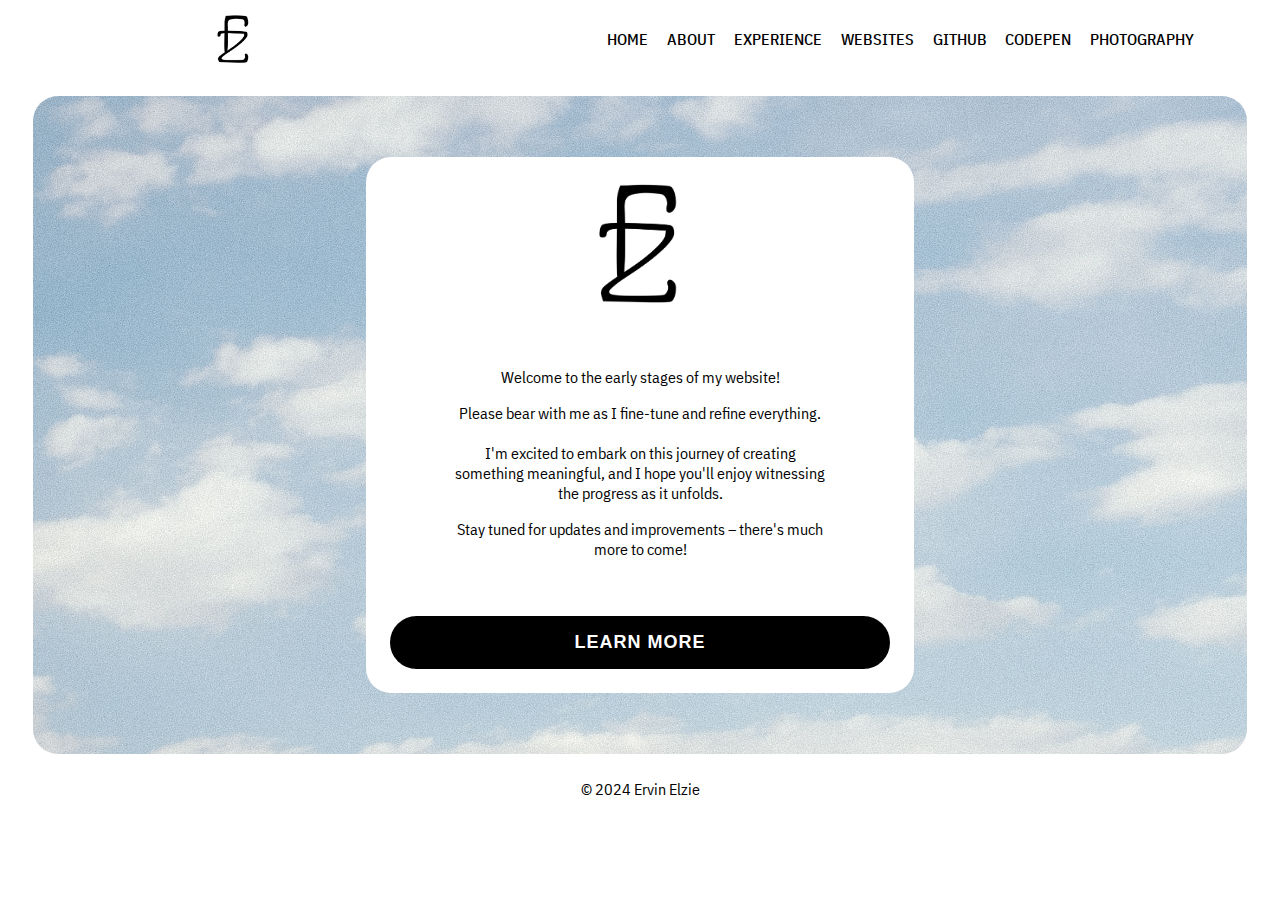
<file: index.html>
<!DOCTYPE html>
<html lang="en">

<head>
  <meta charset="UTF-8">
  <meta name="viewport" content="width=device-width, initial-scale=1.0">
  <title>Welcome to my Website - Landing Page</title>
  <link rel="stylesheet" href="style.css">
  <link rel="preconnect" href="https://fonts.googleapis.com">
  <link rel="preconnect" href="https://fonts.gstatic.com" crossorigin>
  <link href="https://fonts.googleapis.com/css2?family=IBM+Plex+Sans+Condensed:ital,wght@0,100;0,200;0,300;0,400;0,500;0,600;0,700;1,100;1,200;1,300;1,400;1,500;1,600;1,700&family=IBM+Plex+Sans:ital,wght@0,100;0,200;0,300;0,400;0,500;0,600;0,700;1,100;1,200;1,300;1,400;1,500;1,600;1,700&display=swap" rel="stylesheet">
</head>

<body>

  <header id="header-container">

    <nav id="navigation-bar" class="webfont">

      <section id="logo-container">
        <a href="index.html">
          <img src="Images/portfoliosite/elogo.png" id="nav-logo" alt="nav logo">
        </a>
      </section>

      <section id="nav-button-container">
        <a href="index.html" class="nav-button"><span>Home</span></a>
        <a href="about.html" class="nav-button"><span>About</span></a>
        <a href="experience.html" class="nav-button"><span>Experience</span></a>
        <a href="websites.html" class="nav-button"><span>Websites</span></a>
        <a href="https://github.com/ehlzi" class="nav-button"><span>GitHub</span></a>
        <a href="https://codepen.io/ehlzi" class="nav-button"><span>CodePen</span></a>
		  <a href="https://ervinelzie.myportfolio.com" class="nav-button"><span>Photography</span></a>
      </section>

    </nav>

  </header>

  <main>

    <div class="splash-norm">
      <br>
      <div id="splash-bio-container" class="styling-norm">
        <a href="index.html"><img class="logo-img" src="Images/portfoliosite/elogo.png" alt="Elzie's Logo"></a>
        <br><br>
        <div id="welcome-container">

          <article id="welcome" class="webfont">

            <p>
              Welcome to the early stages of my website!
            </p>

            <p>
              Please bear with me as I fine-tune and refine everything. <br><br>
              I'm excited to embark on this journey of creating something meaningful,
              and I hope you'll enjoy witnessing
              the progress as it unfolds.
            </p>

            <p>
              Stay tuned for updates and improvements – there's much more to come!
            </p>

          </article>

        </div>
        <br><br>
        <a href="about.html" class="btn-main">LEARN MORE</a>
      </div>
    </div>

    <!--
    <section id="landing-container">

        <section id="landing-photo">
            <img src="images/portfoliosite/clouds.jpg" width="737" height="595" alt="Welcome Image">
        </section>

        <article id="bio" class="webfont">

            <p>
                Welcome to the early stages of my website!
            </p>

            <p>
                Please bear with me as I fine-tune and refine everything. <br>
                I'm excited to embark on this journey of creating something meaningful, <br>
				and I hope you'll enjoy witnessing
                the progress as it unfolds.
            </p>

            <p>
                Stay tuned for updates and improvements – there's much more to come!
            </p>

        </article>

        <section id="learnmore-container" class="webfont">
            <a href="about.html" id="learnmore-button" class="nav-button">Learn More</a>
        </section>

    </section>
	-->

  </main>

  <footer id="footer" class="webfont">
    <p>&copy; 2024 Ervin Elzie</p>
  </footer>

</body>

</html>
</file>
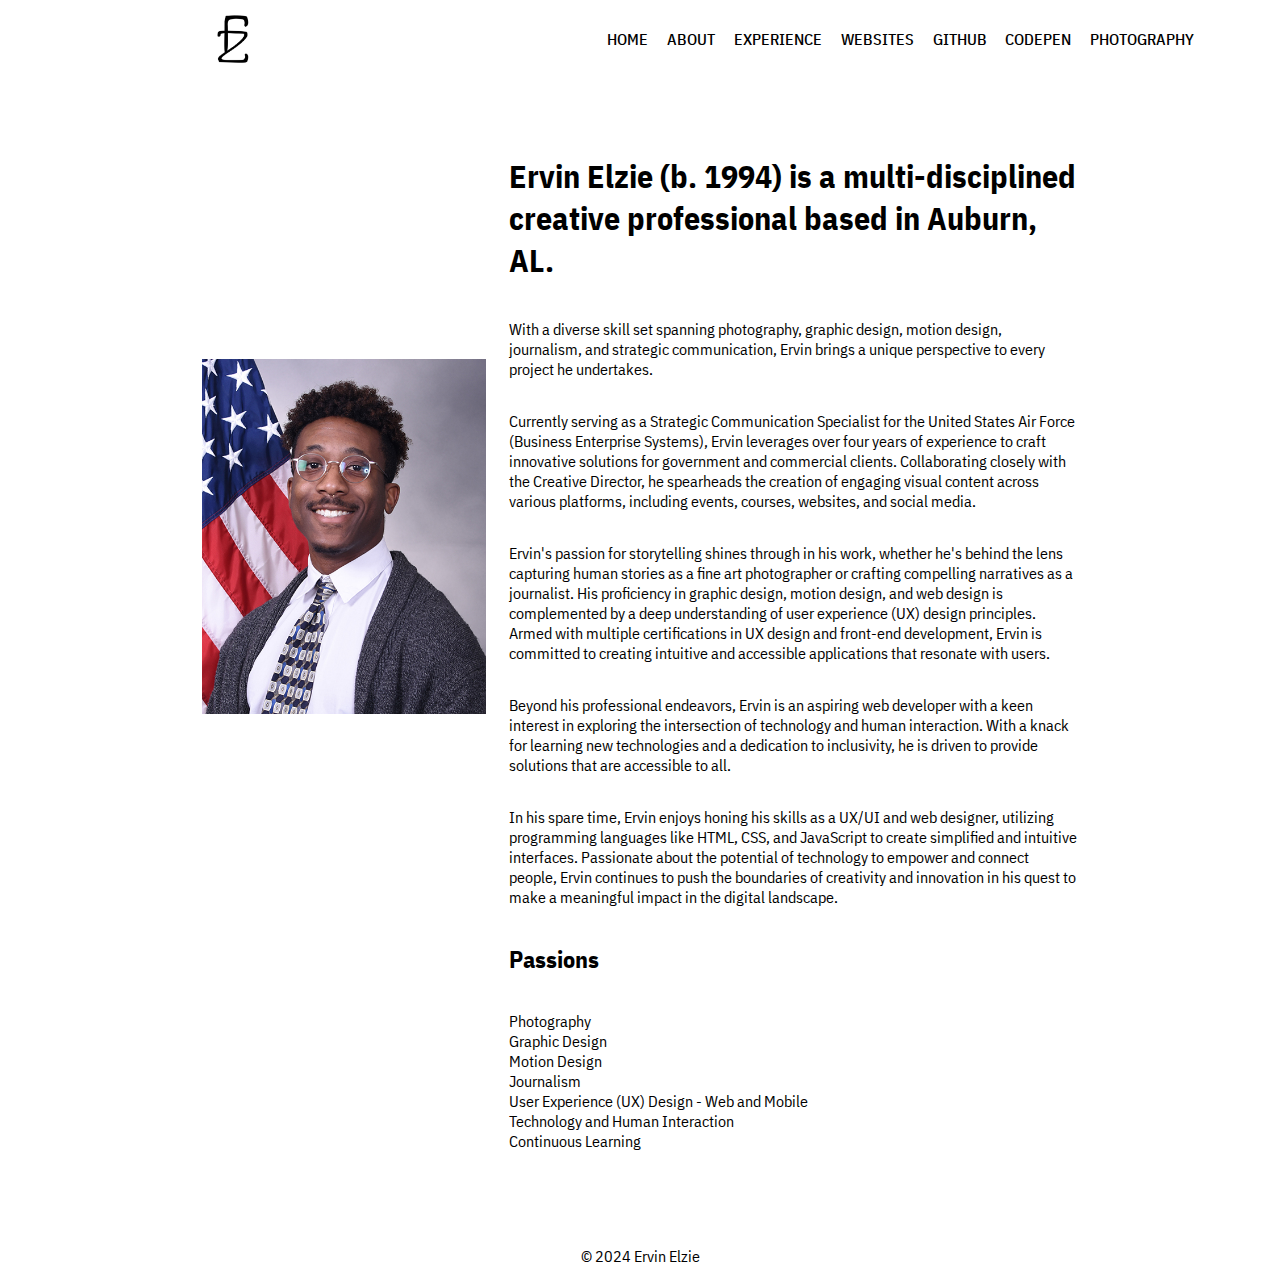
<file: about.html>
<!DOCTYPE html>
<html lang="en">

<head>
  <meta charset="UTF-8">
  <title>About Me - Ervin Elzie</title>
  <link rel="stylesheet" href="style.css">
  <link rel="preconnect" href="https://fonts.googleapis.com">
  <link rel="preconnect" href="https://fonts.gstatic.com" crossorigin>
  <link href="https://fonts.googleapis.com/css2?family=IBM+Plex+Sans+Condensed:ital,wght@0,100;0,200;0,300;0,400;0,500;0,600;0,700;1,100;1,200;1,300;1,400;1,500;1,600;1,700&family=IBM+Plex+Sans:ital,wght@0,100;0,200;0,300;0,400;0,500;0,600;0,700;1,100;1,200;1,300;1,400;1,500;1,600;1,700&display=swap" rel="stylesheet">
</head>

<body>

  <header id="header-container">

    <nav id="navigation-bar" class="webfont">

      <section id="logo-container">
        <a href="index.html">
          <img src="Images/portfoliosite/elogo.png" id="nav-logo" alt="nav logo">
        </a>
      </section>

      <section id="nav-button-container">
        <a href="index.html" class="nav-button"><span>Home</span></a>
        <a href="about.html" class="nav-button"><span>About</span></a>
        <a href="experience.html" class="nav-button"><span>Experience</span></a>
        <a href="websites.html" class="nav-button"><span>Websites</span></a>
        <a href="https://github.com/ehlzi" class="nav-button"><span>GitHub</span></a>
        <a href="https://codepen.io/ehlzi" class="nav-button"><span>CodePen</span></a>
		<a href="https://ervinelzie.myportfolio.com" class="nav-button"><span>Photography</span></a>
      </section>

    </nav>

  </header>

  <main>

    <div>

      <section id="" class="meet-container webfont">
        <img id="" class="meet-item-img" src="Images/portfoliosite/2024picx.jpg" alt="Me">
        <div id="" class="meet-item-text-container">
          <h1>Ervin Elzie (b. 1994) is a multi-disciplined creative professional based in Auburn, AL.&nbsp;</h1>

          <p>With a diverse skill set spanning photography, graphic design, motion design, journalism, and strategic communication, Ervin brings a unique perspective to every project he undertakes.</p>
          <p>Currently serving as a Strategic Communication Specialist for the United States Air Force (Business Enterprise Systems), Ervin leverages over four years of experience to craft innovative solutions for government and commercial clients. Collaborating closely with the Creative Director, he spearheads the creation of engaging visual content across various platforms, including events, courses, websites, and social media.</p>

          <p>Ervin's passion for storytelling shines through in his work, whether he's behind the lens capturing human stories as a fine art photographer or crafting compelling narratives as a journalist. His proficiency in graphic design, motion design, and web design is complemented by a deep understanding of user experience (UX) design principles. Armed with multiple certifications in UX design and front-end development, Ervin is committed to creating intuitive and accessible applications that resonate with users.</p>

          <p>Beyond his professional endeavors, Ervin is an aspiring web developer with a keen interest in exploring the intersection of technology and human interaction. With a knack for learning new technologies and a dedication to inclusivity, he is driven to provide solutions that are accessible to all.</p>

          <p>In his spare time, Ervin enjoys honing his skills as a UX/UI and web designer, utilizing programming languages like HTML, CSS, and JavaScript to create simplified and intuitive interfaces. Passionate about the potential of technology to empower and connect people, Ervin continues to push the boundaries of creativity and innovation in his quest to make a meaningful impact in the digital landscape.</p>

          <h2>Passions</h2>
          <p>
            Photography <br>
            Graphic Design <br>
            Motion Design <br>
            Journalism <br>
            User Experience (UX) Design - Web and Mobile <br>
            Technology and Human Interaction <br>
            Continuous Learning <br>
          </p>
        </div>
      </section>

    </div>

    <!--
    <section id="passions-container">

      <article id="passions" class=" meet-item-text-container webfont">
        <h2>Passions</h2>
        <p>
          Photography <br>
          Graphic Design <br>
          Motion Design <br>
          Journalism <br>
          User Experience (UX) Design - Web and Mobile <br>
          Technology and Human Interaction <br>
          Continuous Learning <br>
        </p>
      </article>

    </section>
		-->
  </main>

  <footer id="footer" class="webfont">
    <p>&copy; 2024 Ervin Elzie</p>
  </footer>

</body>

</html>
</file>
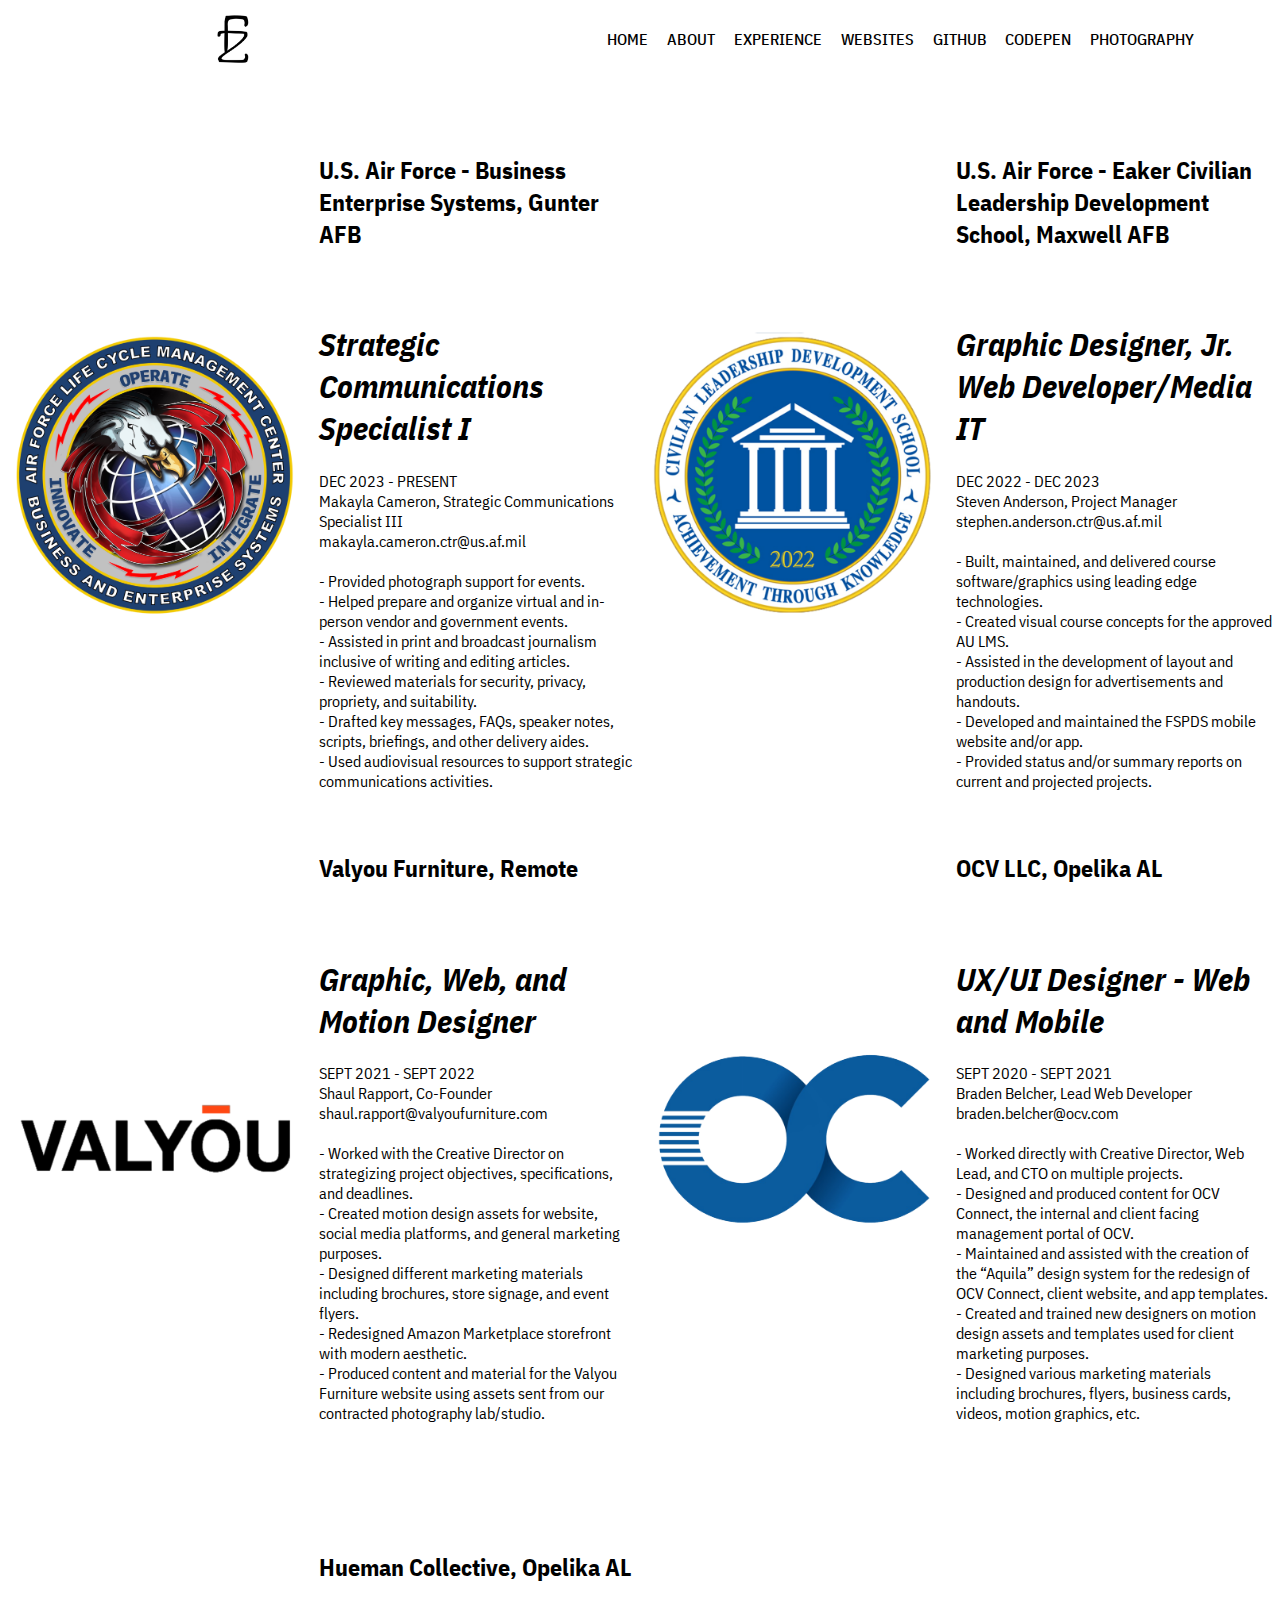
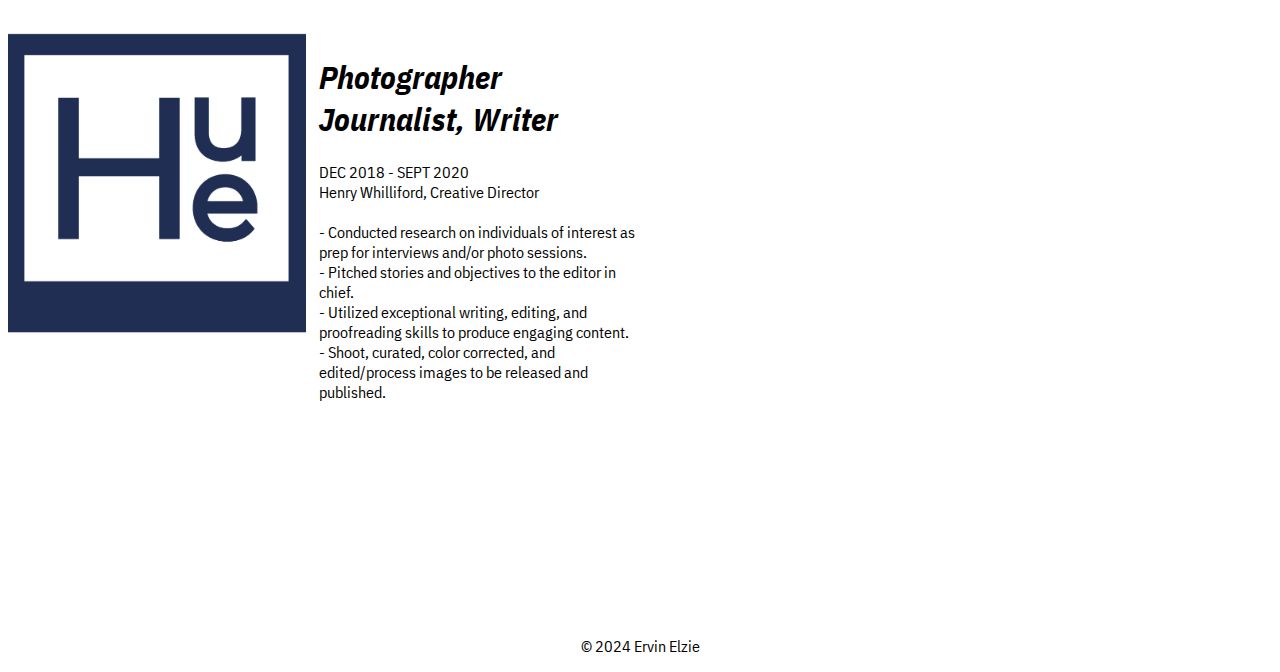
<file: experience.html>
<!DOCTYPE html>
<html lang="en">

<head>
  <meta charset="UTF-8">
  <title>About Me - Ervin Elzie</title>
  <link rel="stylesheet" href="style.css">
  <link rel="preconnect" href="https://fonts.googleapis.com">
  <link rel="preconnect" href="https://fonts.gstatic.com" crossorigin>
  <link href="https://fonts.googleapis.com/css2?family=IBM+Plex+Sans+Condensed:ital,wght@0,100;0,200;0,300;0,400;0,500;0,600;0,700;1,100;1,200;1,300;1,400;1,500;1,600;1,700&family=IBM+Plex+Sans:ital,wght@0,100;0,200;0,300;0,400;0,500;0,600;0,700;1,100;1,200;1,300;1,400;1,500;1,600;1,700&display=swap" rel="stylesheet">
</head>

<body>

  <header id="header-container">

    <nav id="navigation-bar" class="webfont">

      <section id="logo-container">
        <a href="index.html">
          <img src="Images/portfoliosite/elogo.png" id="nav-logo" alt="nav logo">
        </a>
      </section>

      <section id="nav-button-container">
        <a href="index.html" class="nav-button"><span>Home</span></a>
        <a href="about.html" class="nav-button"><span>About</span></a>
        <a href="experience.html" class="nav-button"><span>Experience</span></a>
        <a href="websites.html" class="nav-button"><span>Websites</span></a>
        <a href="https://github.com/ehlzi" class="nav-button"><span>GitHub</span></a>
        <a href="https://codepen.io/ehlzi" class="nav-button"><span>CodePen</span></a>
		<a href="https://ervinelzie.myportfolio.com" class="nav-button"><span>Photography</span></a>
      </section>

    </nav>

  </header>

  <main>

    <!--
    <section id="user-image">
        <img src="https://lh3.googleusercontent.com/drive-viewer/AKGpihZqKAh9_TZRxnptaCxIDcktYe_fFK0j1rVJfxmxxVZk2oM1kwI_doUSj6Ef4_NzTTOFywJ2pIJVVokITWOP6WNq_H0OZoFyMJc=s1600-v0" width="269" height="336" alt="Welcome Image">
    </section>
	-->

    <div id="experience-container">

      <section id="experiences">

        <section id="experience-item-container" class="webfont">

          <div id="" class="experience-item-img-container">
            <img id="" class="experience-item-img" src="Images/portfoliosite/BESlogo.png" alt="">
            <div id="" class="experience-item-text-container">
              <h2 class="title">U.S. Air Force - Business Enterprise Systems, Gunter AFB</h2>
              <p class="description">
                <em>
                  <h1>Strategic Communications Specialist I</h1>
                </em>
                DEC 2023 - PRESENT<br>
                Makayla Cameron, Strategic Communications Specialist III<br>
                makayla.cameron.ctr@us.af.mil<br><br>
                - Provided photograph support for events.<br>
                - Helped prepare and organize virtual and in-person vendor and government events.<br>
                - Assisted in print and broadcast journalism inclusive of writing and editing articles.<br>
                - Reviewed materials for security, privacy, propriety, and suitability.<br>
                - Drafted key messages, FAQs, speaker notes, scripts, briefings, and other delivery aides.<br>
                - Used audiovisual resources to support strategic communications activities.
              </p>
            </div>
          </div>

        </section>

        <section id="" class="webfont">

          <div id="" class="experience-item-img-container">
            <img id="" class="experience-item-img" src="Images/portfoliosite/Eakerlogo.png" alt="">
            <div id="" class="experience-item-text-container">
              <h2 class="title">U.S. Air Force - Eaker Civilian Leadership Development School, Maxwell AFB</h2>
              <p class="description">
                <em>
                  <h1>Graphic Designer, Jr. Web Developer/Media IT</h1>
                </em>
                DEC 2022 - DEC 2023<br>
                Steven Anderson, Project Manager<br>
                stephen.anderson.ctr@us.af.mil<br><br>
                - Built, maintained, and delivered course software/graphics using leading edge technologies.<br>
                - Created visual course concepts for the approved AU LMS.<br>
                - Assisted in the development of layout and production design for advertisements and handouts.<br>
                - Developed and maintained the FSPDS mobile website and/or app.<br>
                - Provided status and/or summary reports on current and projected projects.
              </p>
            </div>
          </div>

        </section>

        <section id="" class="webfont">

          <div id="" class="experience-item-img-container">
            <img id="" class="experience-item-img" src="Images/portfoliosite/Valyoulogo.png" alt="">
            <div id="" class="experience-item-text-container">
              <h2 class="title">Valyou Furniture, Remote</h2>
              <p class="description">
                <em>
                  <h1>Graphic, Web, and Motion Designer</h1>
                </em>
                SEPT 2021 - SEPT 2022<br>
                Shaul Rapport, Co-Founder<br>
                shaul.rapport@valyoufurniture.com<br><br>
                - Worked with the Creative Director on strategizing project objectives, specifications, and deadlines.<br>
                - Created motion design assets for website, social media platforms, and general marketing purposes.<br>
                - Designed different marketing materials including brochures, store signage, and event flyers.<br>
                - Redesigned Amazon Marketplace storefront with modern aesthetic.<br>
                - Produced content and material for the Valyou Furniture website using assets sent from our contracted photography lab/studio.
              </p>
            </div>
          </div>

        </section>

        <section id="" class="webfont">

          <div id="" class="experience-item-img-container">
            <img id="" class="experience-item-img" src="Images/portfoliosite/ocvlogo.png" alt="">
            <div id="" class="experience-item-text-container">
              <h2 class="title">OCV LLC, Opelika AL</h2>
              <p class="description">
                <em>
                  <h1>UX/UI Designer - Web and Mobile</h1>
                </em>
                SEPT 2020 - SEPT 2021<br>
                Braden Belcher, Lead Web Developer<br>
                braden.belcher@ocv.com<br><br>
                - Worked directly with Creative Director, Web Lead, and CTO on multiple projects.<br>
                - Designed and produced content for OCV Connect, the internal and client facing management portal of OCV.<br>
                - Maintained and assisted with the creation of the “Aquila” design system for the redesign of OCV Connect, client website, and app templates.<br>
                - Created and trained new designers on motion design assets and templates used for client marketing purposes.<br>
                - Designed various marketing materials including brochures, flyers, business cards, videos, motion graphics, etc.
              </p>
            </div>
          </div>

        </section>

        <section id="" class="webfont">

          <div id="" class="experience-item-img-container">
            <img id="" class="experience-item-img" src="Images/portfoliosite/hulogo2.png" alt="">
            <div id="" class="experience-item-text-container">
              <h2 class="title">Hueman Collective, Opelika AL</h2>
              <p class="description">
                <em>
                  <h1>Photographer Journalist, Writer</h1>
                </em>
                DEC 2018 - SEPT 2020<br>
                Henry Whilliford, Creative Director<br><br>
                - Conducted research on individuals of interest as prep for interviews and/or photo sessions.<br>
                - Pitched stories and objectives to the editor in chief.<br>
                - Utilized exceptional writing, editing, and proofreading skills to produce engaging content.<br>
                - Shoot, curated, color corrected, and edited/process images to be released and published.
              </p>
            </div>
          </div>

        </section>

      </section>

    </div>
    <!--
    <section id="experience-container">

      <article id="professional-experience" class="webfont">
        <h2>Professional Experience</h2>
        <p>
          <strong>U.S. Air Force - Business Enterprise Systems, Gunter AFB</strong><br>
          <em>Strategic Communications Specialist I</em><br>
          DEC 2023 - PRESENT<br>
          Makayla Cameron, <br>
          Strategic Communications Specialist III/Project Manager<br>
          makaylacameron@ctex-inc.com<br><br>
          - Provided photograph support for events.<br>
          - Helped prepare and organize virtual and in-person vendor and government events.<br>
          - Assisted in print and broadcast journalism inclusive of writing and editing articles.<br>
          - Reviewed materials for security, privacy, propriety, and suitability.<br>
          - Drafted key messages, FAQs, speaker notes, scripts, briefings, and other delivery aides.<br>
          - Used audiovisual resources to support strategic communications activities.
        </p>
        <p>
          <strong>U.S. Air Force - Eaker Civilian Leadership Development School, Maxwell AFB</strong><br>
          <em>Graphic Designer, Jr. Web Developer</em><br>
          DEC 2022 - DEC 2023<br>
          Steven Anderson, Project Manager<br>
          stevenanderson@ctex-inc.com<br><br>
          - Built, maintained, and delivered course software/graphics using leading edge technologies.<br>
          - Created visual course concepts for the approved AU LMS.<br>
          - Assisted in the development of layout and production design for advertisements and handouts.<br>
          - Developed and maintained the FSPDS mobile website and/or app.<br>
          - Provided status and/or summary reports on current and projected projects.
        </p>
        <p>
          <strong>Valyou Furniture, Remote</strong><br>
          <em>Graphic Designer (Web and Motion)</em><br>
          SEPT 2021 - SEPT 2022<br>
          Shaul Rapport, Co-Founder<br>
          shaul.rapport@valyoufurniture.com<br><br>
          - Worked with the Creative Director on strategizing project objectives, specifications, and deadlines.<br>
          - Created motion design assets for website, social media platforms, and general marketing purposes.<br>
          - Designed different marketing materials including brochures, store signage, and event flyers.<br>
          - Redesigned Amazon Marketplace storefront with modern aesthetic.<br>
          - Produced content and material for the Valyou Furniture website using assets sent from our contracted photography lab/studio.
        </p>
        <p>
          <strong>OCV LCC, Opelika, AL</strong><br>
          <em>Web and Mobile UX/UI Designer</em><br>
          SEPT 2020 - SEPT 2021<br>
          Braden Belcher, Lead Web Developer<br>
          braden.belcher@ocv.com<br><br>
          - Worked directly with Creative Director, Web Lead, and CTO on multiple projects.<br>
          - Designed and produced content for OCV Connect, the internal and client facing management portal of OCV.<br>
          - Maintained and assisted with the creation of the “Aquila” design system for the redesign of OCV Connect, client website, and app templates.<br>
          - Created and trained new designers on motion design assets and templates used for client marketing purposes.<br>
          - Designed various marketing materials including brochures, flyers, business cards, videos, motion graphics, etc.
        </p>
        <p>
          <strong>Hueman Collective</strong><br>
          <em>Photographer and Writer</em><br>
          DEC 2018 - SEPT 2020<br>
          Henry Whilliford, Creative Director<br><br>
          - Conducted research on individuals of interest as prep for interviews and/or photo sessions.<br>
          - Pitched stories and objectives to the editor in chief.<br>
          - Utilized exceptional writing, editing, and proofreading skills to produce engaging content.<br>
          - Shoot, curated, color corrected, and edited/process images to be released and published.
        </p>
      </article>

    </section>

-->

  </main>

  <footer id="footer" class="webfont">
    <p>&copy; 2024 Ervin Elzie</p>
  </footer>

</body>

</html>
</file>
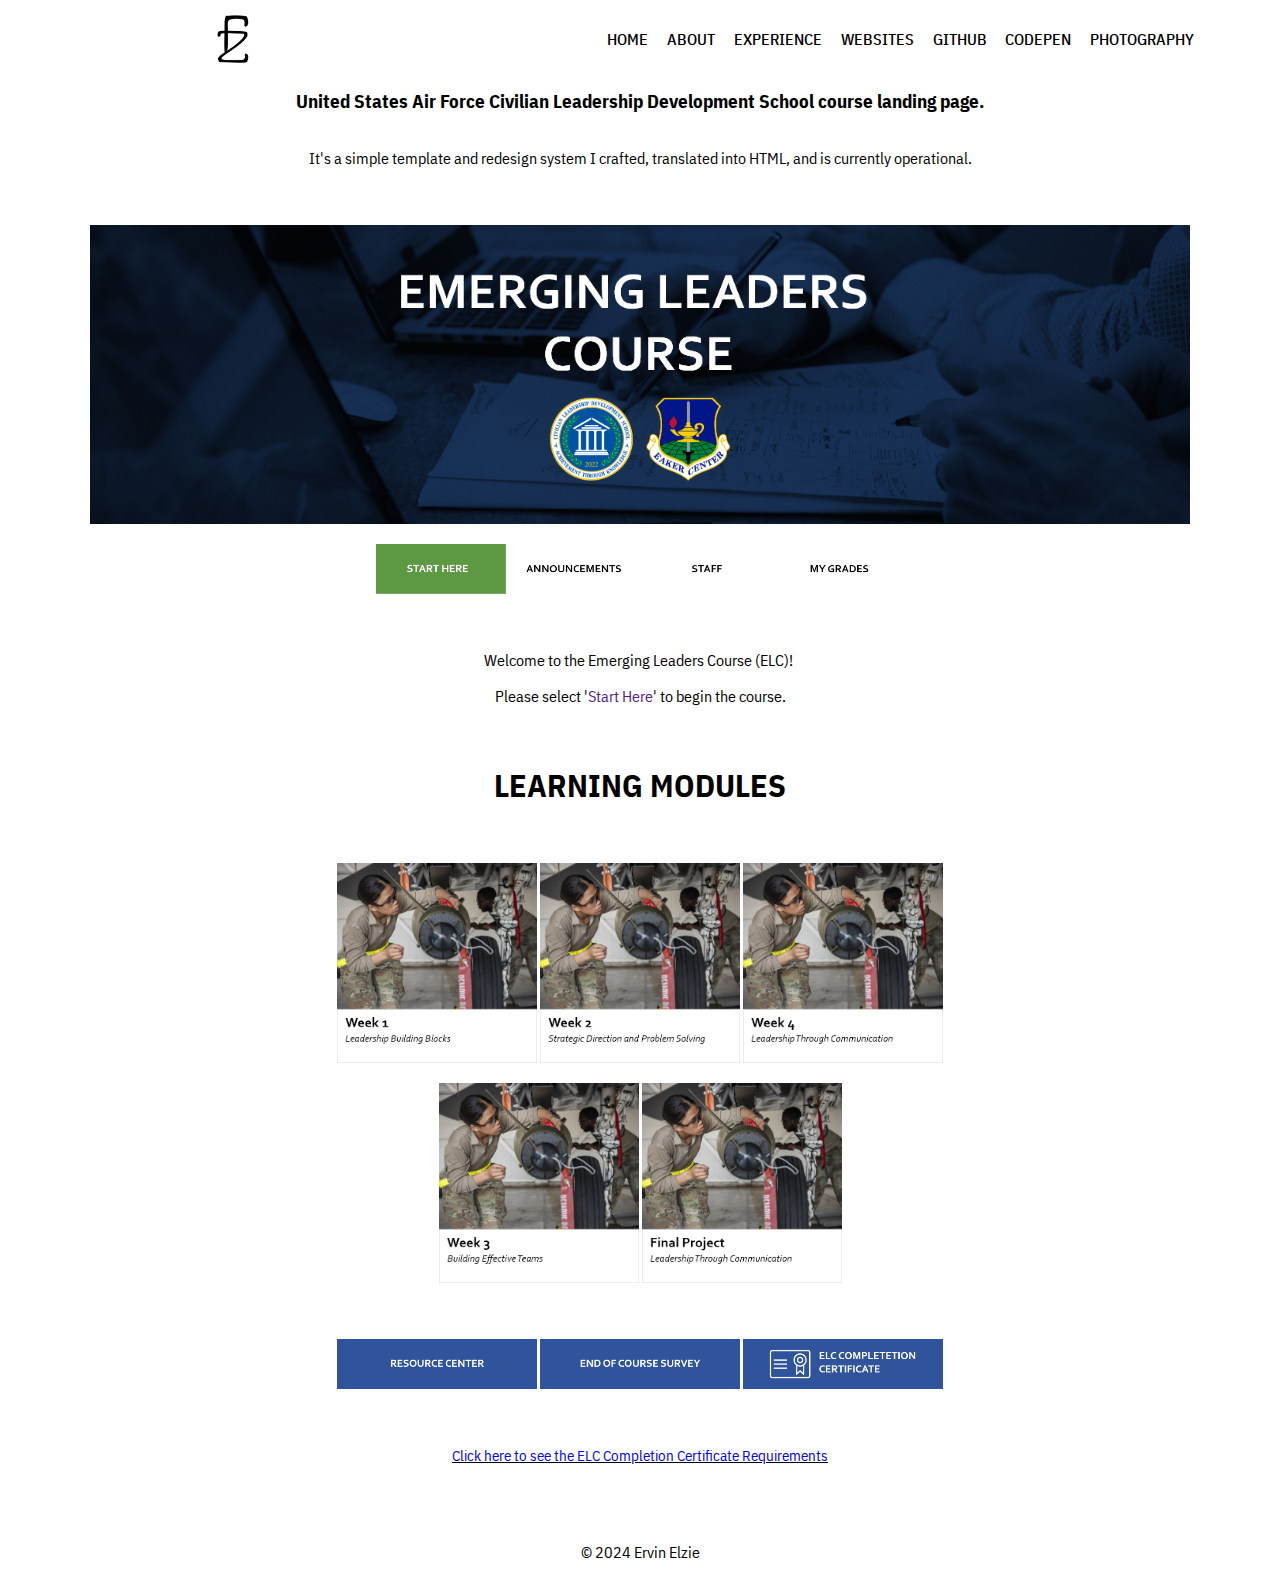
<file: liveAF.html>
<!DOCTYPE html>
<html lang="en">

<head>
  <meta charset="UTF-8">
  <title>About Me - Ervin Elzie</title>
  <link rel="stylesheet" href="style.css">
  <link rel="preconnect" href="https://fonts.googleapis.com">
  <link rel="preconnect" href="https://fonts.gstatic.com" crossorigin>
  <link href="https://fonts.googleapis.com/css2?family=IBM+Plex+Sans+Condensed:ital,wght@0,100;0,200;0,300;0,400;0,500;0,600;0,700;1,100;1,200;1,300;1,400;1,500;1,600;1,700&family=IBM+Plex+Sans:ital,wght@0,100;0,200;0,300;0,400;0,500;0,600;0,700;1,100;1,200;1,300;1,400;1,500;1,600;1,700&display=swap" rel="stylesheet">
</head>

<header id="header-container">

  <nav id="navigation-bar" class="webfont">

      <section id="logo-container">
        <a href="index.html">
          <img src="Images/portfoliosite/elogo.png" id="nav-logo" alt="nav logo">
        </a>
      </section>

      <section id="nav-button-container">
        <a href="index.html" class="nav-button"><span>Home</span></a>
        <a href="about.html" class="nav-button"><span>About</span></a>
        <a href="experience.html" class="nav-button"><span>Experience</span></a>
        <a href="websites.html" class="nav-button"><span>Websites</span></a>
        <a href="https://github.com/ehlzi" class="nav-button"><span>GitHub</span></a>
        <a href="https://codepen.io/ehlzi" class="nav-button"><span>CodePen</span></a>
		<a href="https://ervinelzie.myportfolio.com" class="nav-button"><span>Photography</span></a>
      </section>

    </nav>

</header>

<body>

  <main>

    <section id="" class="webfont website-message-container">
      <h3>
        United States Air Force Civilian Leadership Development School course landing page.
      </h3>
      <p>
        It's a simple template and redesign system I crafted, translated into HTML, and is currently operational.
      </p>
    </section>

    <section id="airforce-web-container" class="webfont">

      <!-- ELC Banner -->
      <p dir="ltr" style="text-align: center;">
        <img src="Images/afsite/Banner.png" alt="ELC Banner" width="1100" height="299" style="font-size: 1rem;" class="img-fluid atto_image_button_right">
      </p>

      <!-- Navigation Buttons -->
      <p dir="ltr" style="text-align: center;">
        <a href="" target="_blank" title="Start Here"><img src="Images/afsite/Start Here.png" alt="Start Here" width="130" height="50" class="atto_image_button_text-bottom"></a>
        <a href="" target="_blank" title="Announcements"><img src="Images/afsite/Announcements.png" alt="Announcements" width="130" height="50" class="atto_image_button_text-bottom"></a>
        <a href="" target="_blank" title="Staff"><img src="Images/afsite/Staff.png" alt="Staff" width="130" height="50" class="atto_image_button_text-bottom"></a>
        <a href="" target="_blank" title="My Grades"><img src="Images/afsite/My Grades.png" alt="My Grades" width="129" height="50" style="text-align: center;" class="atto_image_button_text-bottom"></a>
      </p>

      <!-- Welcome Message -->
      <p dir="ltr" style="text-align: center;"><br></p>
      <p dir="ltr" style="text-align: center;">
        Welcome to the Emerging Leaders Course (ELC)!&nbsp;</p>
      <p dir="ltr" style="text-align: center;">Please select '<a href="">Start Here</a>' to begin the course.
      </p>
      <p dir="ltr" style="text-align: center;"><br></p>

      <!-- Learning Modules -->
      <h1 style="text-align: center;"><span style="">LEARNING MODULES</span></h1>
      <p><span style=""><br></span></p>
      <p style="text-align: center;">
        <a href="" target="_blank" title="Week 1"><img src="Images/afsite/One.png" alt="Week 1" width="200" height="200" class="atto_image_button_middle"></a>
        <a href="" target="_blank" title="Week 2"><img src="Images/afsite/Two.png" alt="Week 2" width="200" height="200" class="atto_image_button_middle"></a>
        <a href="" target="_blank" title="Week 3"><img src="Images/afsite/Three.png" alt="Week 3" width="200" height="200" class="atto_image_button_middle"></a>
      </p>
      <p style="text-align: center;">
        <a href="" target="_blank" title="Week 4"><img src="Images/afsite/Four.png" alt="Week 4" width="200" height="200" class="atto_image_button_middle"></a>
        <a href="" target="_blank" title="Week 5"><img src="Images/afsite/Five.png" alt="Week 5" width="200" height="200" class="atto_image_button_middle"></a>
      </p>
      <p style="text-align: center;"><br></p>

      <!-- Resource Center and End of Course Survey -->
      <p style="text-align: center;">
        <a href="" target="_blank" title="Resource Center"><img src="Images/afsite/Resource Center.png" alt="Resource Center" width="200" height="50" class="atto_image_button_text-bottom"></a>
        <a href="" target="_blank" title="EOC" style="background-color: rgb(255, 255, 255); font-size: 0.9375rem;"><img src="Images/afsite/EOC.png" alt="End of Course Survey" width="200" height="50" class="atto_image_button_text-bottom"></a>

        <strong style="font-size: 0.9375rem;">
          <u>
            <a href="" title="Cert"><img src="Images/afsite/CERT.png" alt="" width="200" height="50" role="presentation" class="atto_image_button_text-bottom"></a>
          </u>
        </strong>
      </p>

      <p style="text-align: center;"><strong style="font-size: 0.9375rem;"><br></strong></p>
      <p style="text-align: center;"><span style="font-size: 0.9375rem;"><u style=""><span style=""><u style=""><a href="https://learn.cte.josce.mil/moodle/mod/coursecertificate/view.php?id=250464" style="">Click here to see the ELC Completion Certificate Requirements</a></u></span></u></span></p><u><a href="http://usurveys.iad1.qualtrics.com/jfe/form/SV_a2VSPdGIOigY6Ds"><strong><br></strong>
        </a>
      </u>

    </section>

  </main>

  <footer id="footer" class="webfont">
    <p>&copy; 2024 Ervin Elzie</p>
  </footer>
</body>

</html>
</file>
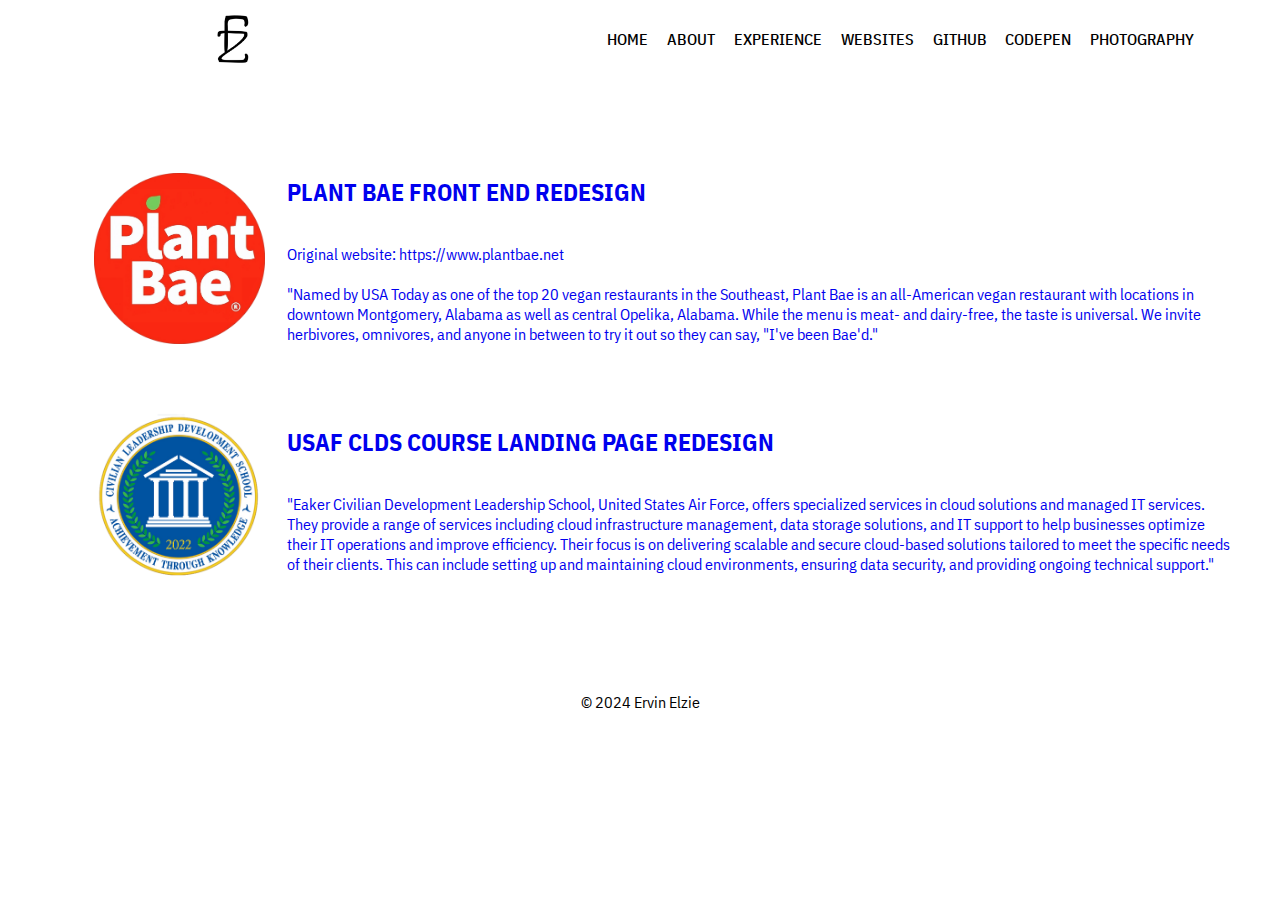
<file: websites.html>
<!doctype html>
<html>

<head>
  <meta charset="utf-8">
  <title>Websites</title>
  <link rel="stylesheet" href="style.css">
  <link rel="preconnect" href="https://fonts.googleapis.com">
  <link rel="preconnect" href="https://fonts.gstatic.com" crossorigin>
  <link href="https://fonts.googleapis.com/css2?family=IBM+Plex+Sans+Condensed:ital,wght@0,100;0,200;0,300;0,400;0,500;0,600;0,700;1,100;1,200;1,300;1,400;1,500;1,600;1,700&family=IBM+Plex+Sans:ital,wght@0,100;0,200;0,300;0,400;0,500;0,600;0,700;1,100;1,200;1,300;1,400;1,500;1,600;1,700&display=swap" rel="stylesheet">
</head>

<body>

  <header id="header-container">

    <nav id="navigation-bar" class="webfont">

      <section id="logo-container">
        <a href="index.html">
          <img src="Images/portfoliosite/elogo.png" id="nav-logo" alt="nav logo">
        </a>
      </section>

      <section id="nav-button-container">
        <a href="index.html" class="nav-button"><span>Home</span></a>
        <a href="about.html" class="nav-button"><span>About</span></a>
        <a href="experience.html" class="nav-button"><span>Experience</span></a>
        <a href="websites.html" class="nav-button"><span>Websites</span></a>
        <a href="https://github.com/ehlzi" class="nav-button"><span>GitHub</span></a>
        <a href="https://codepen.io/ehlzi" class="nav-button"><span>CodePen</span></a>
		  <a href="https://ervinelzie.myportfolio.com" class="nav-button"><span>Photography</span></a>
      </section>

    </nav>

  </header>

  <main>

    <section id="website-selector-container">

      <a href="Resturant_Site/index.html">
        <section id="website-item-container1" class="webfont">

          <div id="" class="website-img-container">
            <img id="" class="website-item-img" src="Images/portfoliosite/baelogo.png" alt="">
            <div id="" class="website-item-text-container">
              <h2 class="title">PLANT BAE FRONT END REDESIGN</h2>
              <p class="description">
              Original website: https://www.plantbae.net <br>
			  <br>
			  "Named by USA Today as one of the top 20 vegan restaurants in the Southeast, Plant Bae is an all-American vegan restaurant with locations in downtown Montgomery, Alabama as well as central Opelika, Alabama. While the menu is meat- and dairy-free, the taste is universal. We invite herbivores, omnivores, and anyone in between to try it out so they can say, "I've been Bae'd."
              </p>
            </div>
          </div>

        </section>

      </a>

      <a href="liveAF.html">
        <section id="website-item-container2" class="webfont">

          <div id="" class="website-img-container">
            <img id="" class="website-item-img" src="Images/portfoliosite/Eakerlogo.png" alt="">
            <div id="" class="website-item-text-container">
              <h2 class="title">USAF CLDS COURSE LANDING PAGE REDESIGN</h2>
              <p class="description">
              "Eaker Civilian Development Leadership School, United States Air Force, offers specialized services in cloud solutions and managed IT services. They provide a range of services including cloud infrastructure management, data storage solutions, and IT support to help businesses optimize their IT operations and improve efficiency. Their focus is on delivering scalable and secure cloud-based solutions tailored to meet the specific needs of their clients. This can include setting up and maintaining cloud environments, ensuring data security, and providing ongoing technical support."
              </p>
            </div>
          </div>

        </section>
      </a>

    </section>

  </main>

  <footer id="footer" class="webfont">
    <p>&copy; 2024 Ervin Elzie</p>
  </footer>

</body>

</html>
</file>
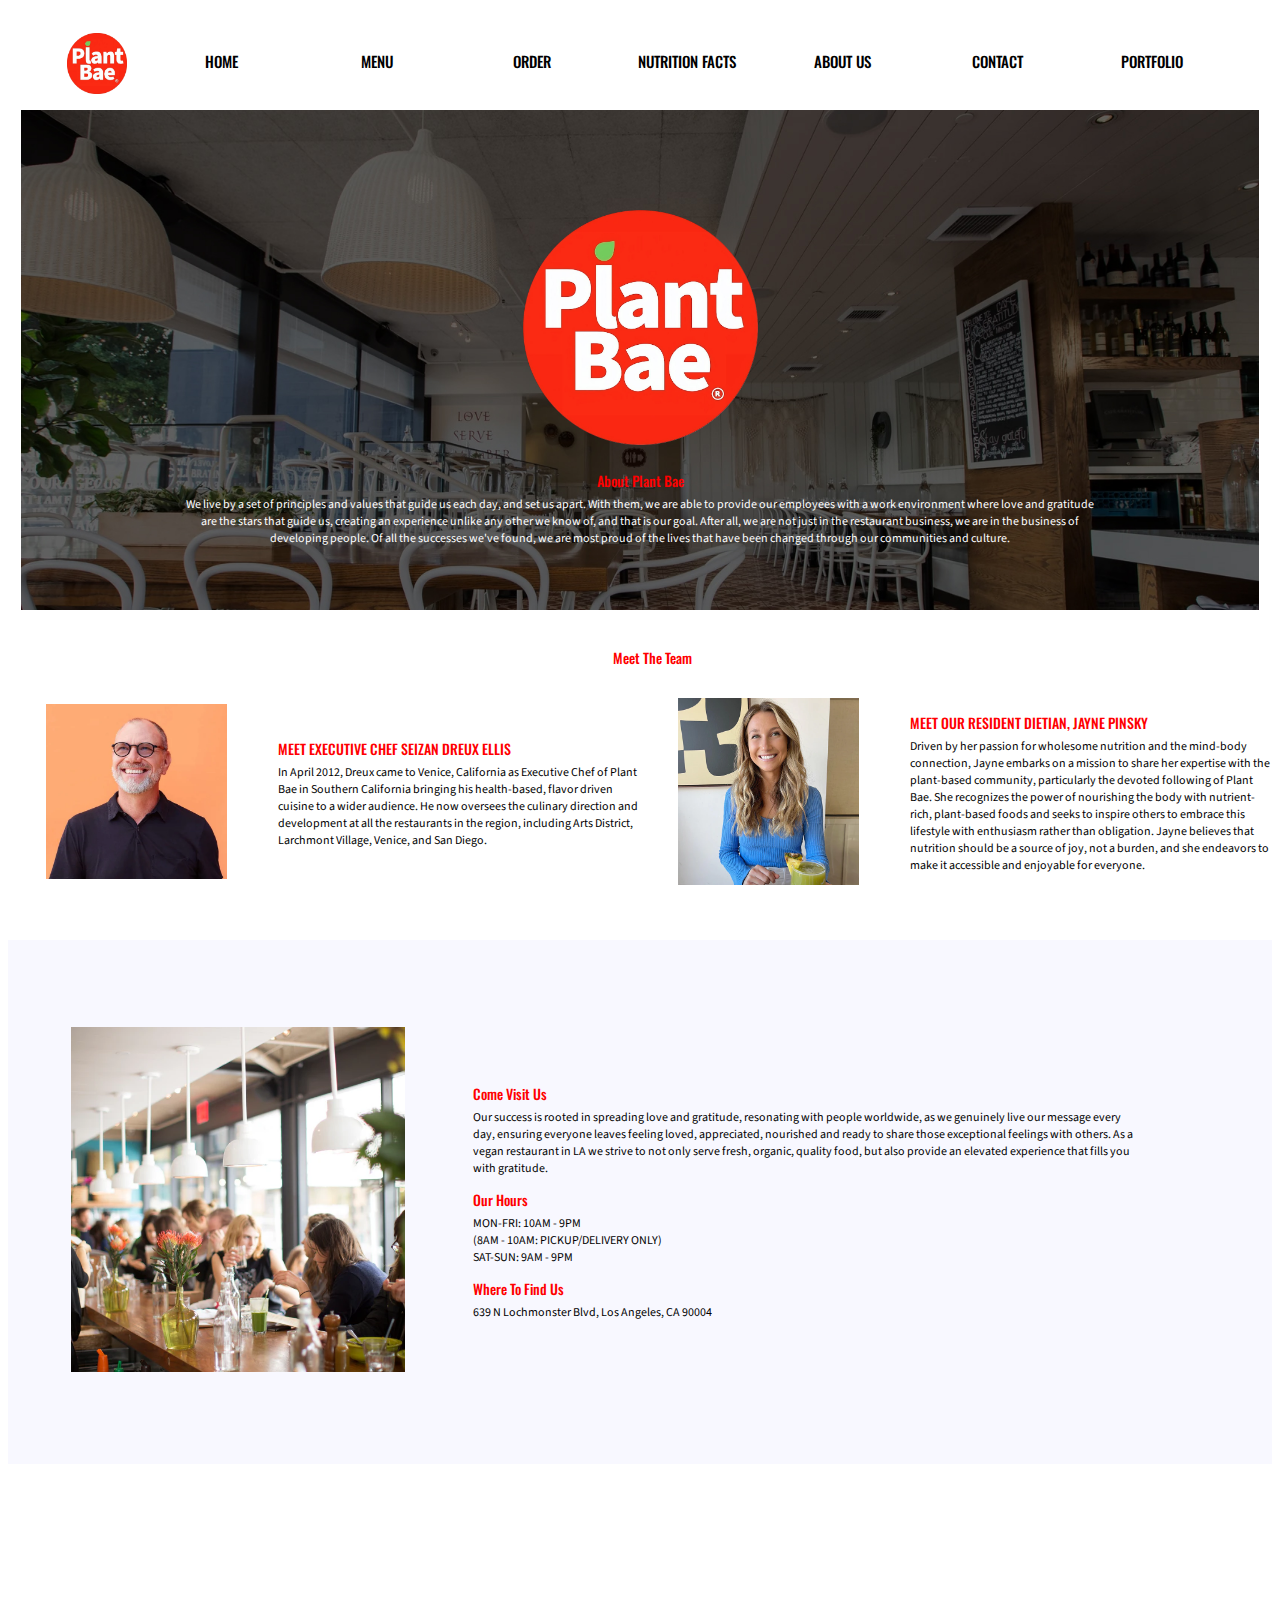
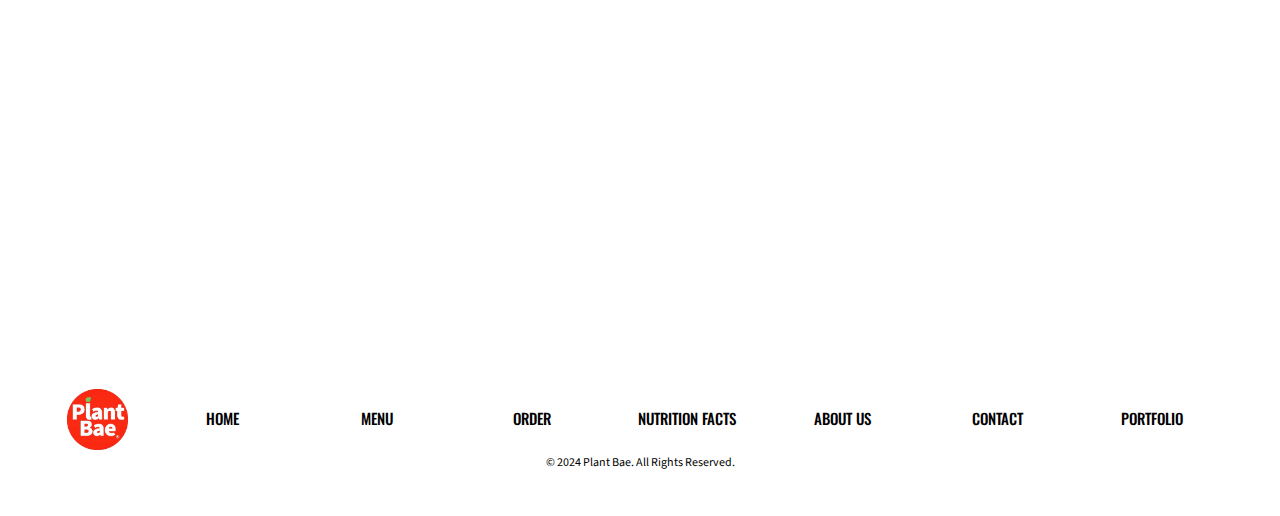
<file: Resturant_Site/about.html>
<!DOCTYPE html>
<html lang="en">

<head>
    <meta charset="UTF-8">
    <meta name="viewport" content="width=device-width, initial-scale=1.0">
    <link rel="stylesheet" href="style.css">
    <link rel="preconnect" href="https://fonts.googleapis.com">
    <link rel="preconnect" href="https://fonts.gstatic.com" crossorigin>
    <link href="https://fonts.googleapis.com/css2?family=Oswald:wght@200..700&family=Source+Sans+3:ital,wght@0,200..900;1,200..900&display=swap" rel="stylesheet">
    <title>About Us</title>
</head>

<body>

<header class="header-container">
	
    <nav class="nav-bar">

        <div class="nav-image">
            <a href="index.html"><img class="banner-img" src="images/logo.png" alt="Plant Bae Logo"></a>
        </div>

        <a href="index.html" class="nav-button"><span>HOME</span></a>
        <a href="menu.html" class="nav-button"><span>MENU</span></a>
        <a href="order.html" class="nav-button"><span>ORDER</span></a>
        <a href="https://veganhealth.org/" class="nav-button"><span>NUTRITION FACTS</span></a>
        <a href="about.html" class="nav-button"><span>ABOUT US</span></a>
        <a href="contact.html" class="nav-button"><span>CONTACT</span></a>
		<a href="../index.html" class="nav-button"><span>PORTFOLIO</span></a>
    </nav>

    <div class="about-splash">
        <div class="about-styling">
            <a><img class="about-logo-img" src="images/logo.png" alt="Plant Bae Logo"></a>
            <section class="bio">
                <h2 class="title">About Plant Bae</h2>
                <p class="about-description">
                    We live by a set of principles and values that guide us each day, and set us apart.
                    With them, we are able to provide our employees with a work environment where love and gratitude are the stars that guide us, creating an experience unlike any other we know of, and that is our goal.
                    After all, we are not just in the restaurant business, we are in the business of developing people.
                    Of all the successes we've found, we are most proud of the lives that have been changed through our communities and culture.
                </p>
            </section>
        </div>
    </div>
</header>

<main>
    <section class="meet-team">
        <h2 class="title">Meet The Team</h2>
        <div class="meet-team-container">
            <div class="meet-team-image">
                <img class="banner-img" src="images/team/chef.webp" alt="Our Chef">
            </div>
            <section class="meet-team-text-container">
                <h2 class="title">MEET EXECUTIVE CHEF SEIZAN DREUX ELLIS</h2>
                <p class="description">
                    In April 2012, Dreux came to Venice, California as Executive Chef of Plant Bae in Southern California bringing his health-based,
                    flavor driven cuisine to a wider audience. He now oversees the culinary direction and development at all the restaurants in the region,
                    including Arts District, Larchmont Village, Venice, and San Diego.
                </p>
            </section>

            <div class="meet-team-image">
                <img class="banner-img" src="images/team/president.webp" alt="Our President">
            </div>
            <section class="meet-team-text-container">
                <h2 class="title">MEET OUR RESIDENT DIETIAN, JAYNE PINSKY</h2>
                <p class="description">
                    Driven by her passion for wholesome nutrition and the mind-body connection, Jayne embarks on a mission to share her expertise with the plant-based community,
                    particularly the devoted following of Plant Bae. She recognizes the power of nourishing the body with nutrient-rich,
                    plant-based foods and seeks to inspire others to embrace this lifestyle with enthusiasm rather than obligation.
                    Jayne believes that nutrition should be a source of joy, not a burden, and she endeavors to make it accessible and enjoyable for everyone.
                </p>
            </section>
        </div>
    </section>

    <div class="visit-us-container">
        <div class="visit-us-image">
            <img class="banner-img" src="images/team/visitustwo.webp" alt="Cafe Shot">
        </div>
        <section class="visit-us-text-container">
            <h2 class="title">Come Visit Us</h2>
            <p class="description">
                Our success is rooted in spreading love and gratitude, resonating with people worldwide, as we genuinely live our message every day,
                ensuring everyone leaves feeling loved, appreciated, nourished and ready to share those exceptional feelings with others.
                As a vegan restaurant in LA we strive to not only serve fresh, organic, quality food, but also provide an elevated experience that fills you with gratitude.
            </p>
            <h2 class="title">Our Hours</h2>
            <p class="description">
                MON-FRI: 10AM - 9PM
                <br>
                (8AM - 10AM: PICKUP/DELIVERY ONLY)
                <br>
                SAT-SUN: 9AM - 9PM
            </p>
            <h2 class="title">Where To Find Us</h2>
            <p class="description">
                639 N Lochmonster Blvd, Los Angeles, CA 90004
            </p>
        </section>
    </div>

    <div class="about-map">
    </div>
</main>

<footer>
    <nav class="footer-bar">

        <div class="nav-image">
            <a href="index.html"><img class="banner-img" src="images/logo.png" alt="Plant Bae Logo"></a>
        </div>

        <a href="index.html" class="nav-button"><span>HOME</span></a>
        <a href="menu.html" class="nav-button"><span>MENU</span></a>
        <a href="order.html" class="nav-button"><span>ORDER</span></a>
        <a href="https://veganhealth.org/" class="nav-button"><span>NUTRITION FACTS</span></a>
        <a href="about.html" class="nav-button"><span>ABOUT US</span></a>
        <a href="contact.html" class="nav-button"><span>CONTACT</span></a>
		<a href="../index.html" class="nav-button"><span>PORTFOLIO</span></a>

    </nav>
    <p class="description">&copy; 2024 Plant Bae. All Rights Reserved.</p>
</footer>

</body>
</html>
</file>
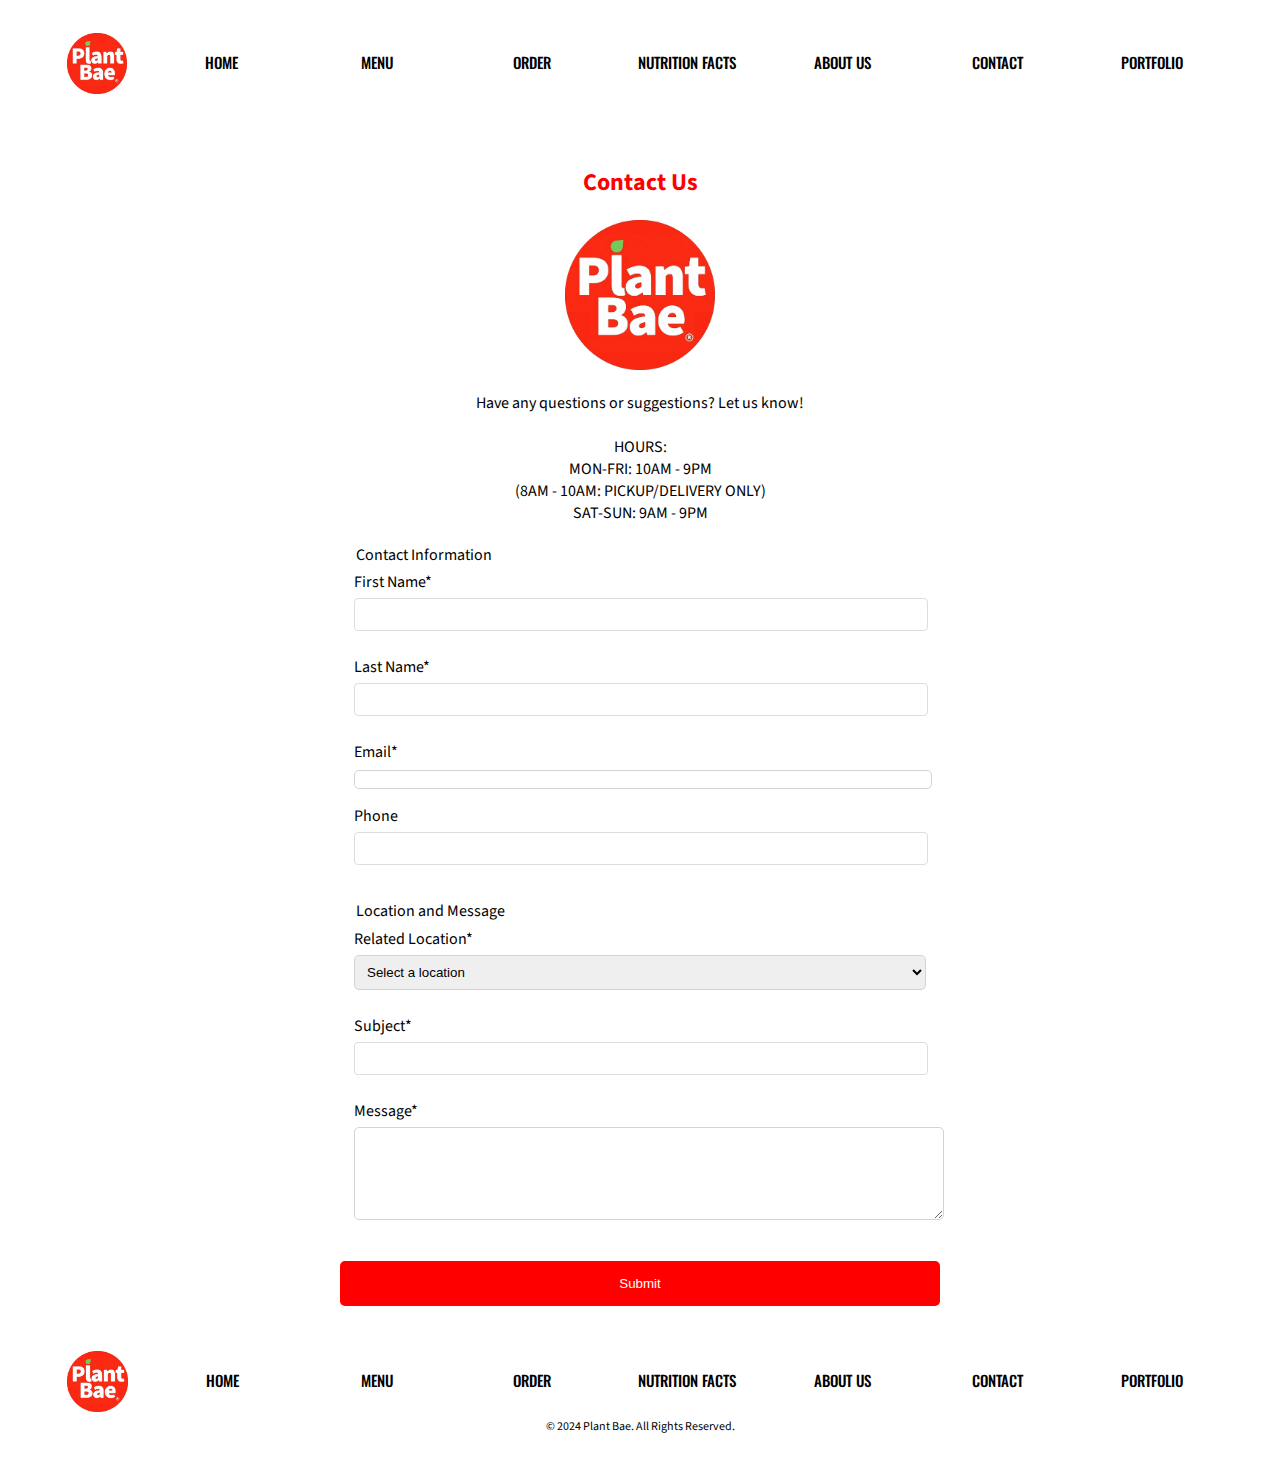
<file: Resturant_Site/contact.html>
<!DOCTYPE html>
<html lang="en">

<head>
    <meta charset="UTF-8">
    <meta name="viewport" content="width=device-width, initial-scale=1.0">
    <link rel="stylesheet" href="style.css">
    <link rel="preconnect" href="https://fonts.googleapis.com">
    <link rel="preconnect" href="https://fonts.gstatic.com" crossorigin>
    <link href="https://fonts.googleapis.com/css2?family=Oswald:wght@200..700&family=Source+Sans+3:ital,wght@0,200..900;1,200..900&display=swap" rel="stylesheet">
    <title>Contact Us</title>
</head>

<body class="contact-us-body">
<header class="header-container">
    <nav class="nav-bar">

        <div class="nav-image">
            <a href="index.html"><img class="banner-img" src="images/logo.png" alt="Plant Bae Logo"></a>
        </div>

        <a href="index.html" class="nav-button"><span>HOME</span></a>
        <a href="menu.html" class="nav-button"><span>MENU</span></a>
        <a href="order.html" class="nav-button"><span>ORDER</span></a>
        <a href="https://veganhealth.org/" class="nav-button"><span>NUTRITION FACTS</span></a>
        <a href="about.html" class="nav-button"><span>ABOUT US</span></a>
        <a href="contact.html" class="nav-button"><span>CONTACT</span></a>
		<a href="../index.html" class="nav-button"><span>PORTFOLIO</span></a>
    </nav>
</header>

<main class="contact-us-main">

    <section class="contact-us">
        <h2 class="form-title">Contact Us</h2>

        <div class="contact-us-logo" role="img" aria-label="Plant Bae Logo">
            <a><img class="logo-img" style="width: 25%;" src="images/logo.png" alt="Plant Bae Logo"></a>
        </div>

        <p class="form-description">
            Have any questions or suggestions? Let us know!
            <br>
            <br>
            HOURS:
            <br>
            MON-FRI: 10AM - 9PM
            <br>
            (8AM - 10AM: PICKUP/DELIVERY ONLY)
            <br>
            SAT-SUN: 9AM - 9PM
        </p>

        <form method="POST">
            <fieldset>
                <legend>Contact Information</legend>

                <div class="form-group">
                    <label for="first-name">First Name*</label>
                    <input type="text" id="first-name" name="first-name" required aria-required="true">
                </div>

                <div class="form-group">
                    <label for="last-name">Last Name*</label>
                    <input type="text" id="last-name" name="last-name" required aria-required="true">
                </div>

                <div class="form-group">
                    <label for="email">Email*</label>
                    <input type="email" id="email" name="email" required aria-required="true">
                </div>

                <div class="form-group">
                    <label for="phone">Phone</label>
                    <input type="tel" id="phone" name="phone" pattern="[0-9]*">
                </div>
            </fieldset>

            <fieldset>
                <legend>Location and Message</legend>

                <div class="form-group">
                    <label for="related-location">Related Location*</label>
                    <select id="related-location" name="related-location" required aria-required="true">
                        <option value="" disabled selected>Select a location</option>
                        <option value="arts-district">Arts District</option>
                        <option value="larchmont-village">Larchmont Village</option>
                        <option value="venice">Venice</option>
                        <option value="san-diego">San Diego</option>
                    </select>
                </div>

                <div class="form-group">
                    <label for="subject">Subject*</label>
                    <input type="text" id="subject" name="subject" required aria-required="true">
                </div>

                <div class="form-group">
                    <label for="message">Message*</label>
                    <textarea id="message" name="message" rows="5" required aria-required="true"></textarea>
                </div>
            </fieldset>

            <button class="contact-us-button" type="submit">Submit</button>
        </form>
    </section>

</main>

<footer>
    <nav class="footer-bar">

        <div class="nav-image">
            <a href="index.html"><img class="banner-img" src="images/logo.png" alt="Plant Bae Logo"></a>
        </div>

        <a href="index.html" class="nav-button"><span>HOME</span></a>
        <a href="menu.html" class="nav-button"><span>MENU</span></a>
        <a href="order.html" class="nav-button"><span>ORDER</span></a>
        <a href="https://veganhealth.org/" class="nav-button"><span>NUTRITION FACTS</span></a>
        <a href="about.html" class="nav-button"><span>ABOUT US</span></a>
        <a href="contact.html" class="nav-button"><span>CONTACT</span></a>
		<a href="../index.html" class="nav-button"><span>PORTFOLIO</span></a>

    </nav>
    <p class="description">&copy; 2024 Plant Bae. All Rights Reserved.</p>
</footer>

</body>

</html>
</file>
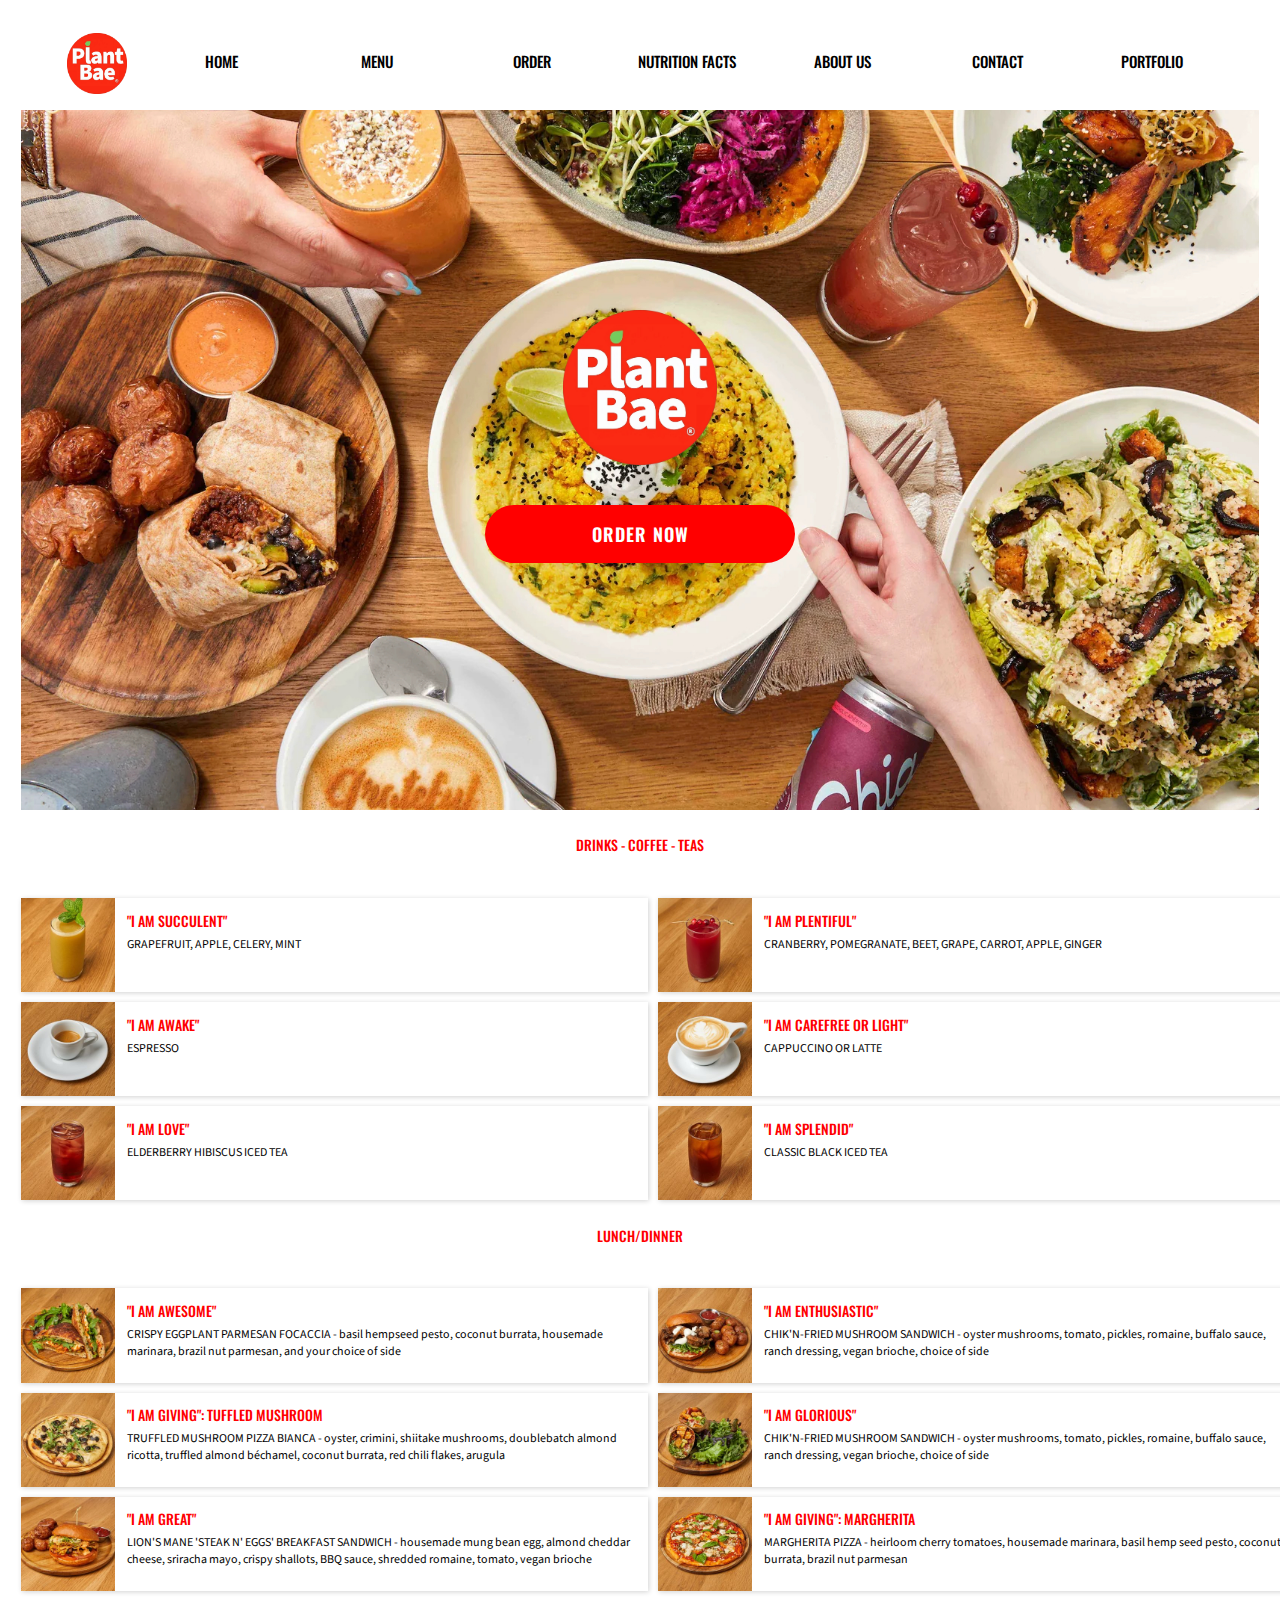
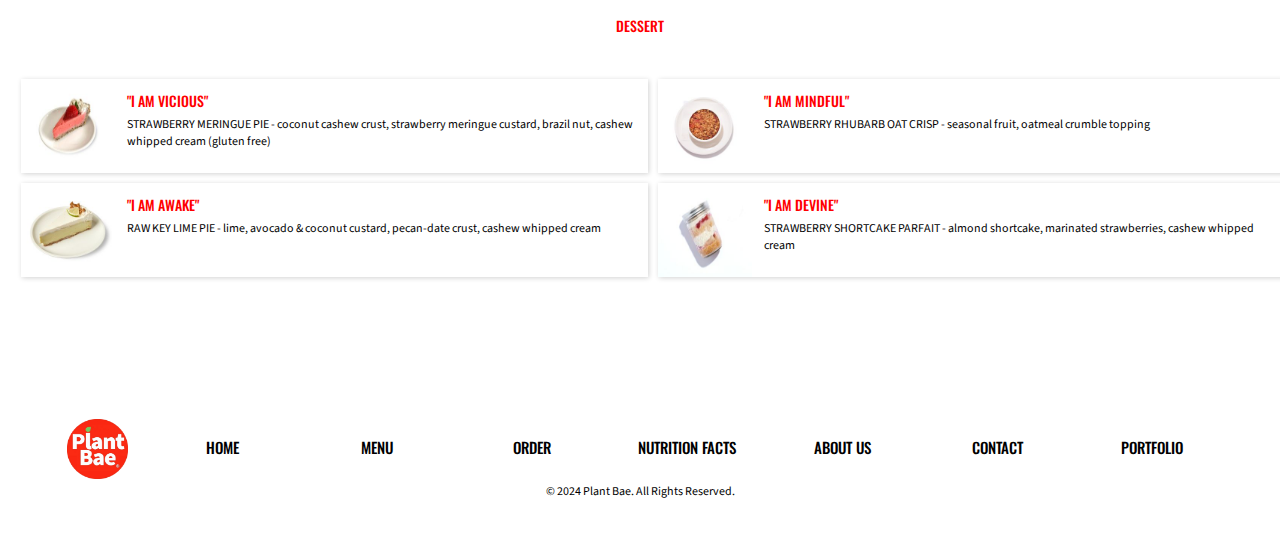
<file: Resturant_Site/menu.html>
<!DOCTYPE html>
<html lang="en">
<head>
    <meta charset="UTF-8">
    <meta name="viewport" content="width=device-width, initial-scale=1.0">
    <link rel="stylesheet" href="style.css">
    <link rel="preconnect" href="https://fonts.googleapis.com">
    <link rel="preconnect" href="https://fonts.gstatic.com" crossorigin>
    <link href="https://fonts.googleapis.com/css2?family=Oswald:wght@200..700&family=Source+Sans+3:ital,wght@0,200..900;1,200..900&display=swap" rel="stylesheet">
    <title>Menu</title>
</head>
<body>

<header class="header-container">

    <nav class="nav-bar">

        <div class="nav-image">
            <a href="index.html"><img class="banner-img" src="images/logo.png" alt="Plant Bae Logo"></a>
        </div>

        <a href="index.html" class="nav-button"><span>HOME</span></a>
        <a href="menu.html" class="nav-button"><span>MENU</span></a>
        <a href="order.html" class="nav-button"><span>ORDER</span></a>
        <a href="https://veganhealth.org/" class="nav-button"><span>NUTRITION FACTS</span></a>
        <a href="about.html" class="nav-button"><span>ABOUT US</span></a>
        <a href="contact.html" class="nav-button"><span>CONTACT</span></a>
		<a href="../index.html" class="nav-button"><span>PORTFOLIO</span></a>
    </nav>

    <div class="splash-norm">
        <div class="styling-norm">
            <a href="index.html"><img class="logo-img" src="images/logo.png" alt="Plant Bae Logo"></a>
            <br><br>
            <a href="order.html" class="btn-main">ORDER NOW</a>
        </div>
    </div>

</header>

<main>

    <!-- JUICE CLEANSE -->
    <section class="section-title" style="">
        <h2 class="title" style="">DRINKS - COFFEE - TEAS</h2>
    </section>

    <div class="our-menu">

        <!-- menu items -->
        <section class="menu-item-container">

            <div class="menu-item-img-container">
                <img class="menu-item-img" src="images/fooditemsmenu/succulent.jpg" alt="Menu Item 1">
                <div class="menu-item-text-container">
                    <h2 class="title">"I AM SUCCULENT"</h2>
                    <p class="description">
                        GRAPEFRUIT, APPLE, CELERY, MINT
                    </p>
                </div>
            </div>

        </section>

        <section class="menu-item-container">

            <div class="menu-item-img-container">
                <img class="menu-item-img" src="images/fooditemsmenu/plnetiful.jpg" alt="Menu Item 2">
                <div class="menu-item-text-container">
                    <h2 class="title">"I AM PLENTIFUL"</h2>
                    <p class="description">
                        CRANBERRY, POMEGRANATE, BEET, GRAPE, CARROT, APPLE, GINGER
                    </p>
                </div>
            </div>

        </section>

        <section class="menu-item-container">

            <div class="menu-item-img-container">
                <img class="menu-item-img" src="images/fooditemsmenu/espresso.jpg" alt="Menu Item 2">
                <div class="menu-item-text-container">
                    <h2 class="title">"I AM AWAKE"</h2>
                    <p class="description">
                         ESPRESSO
                    </p>
                </div>
            </div>

        </section>

        <section class="menu-item-container">

            <div class="menu-item-img-container">
                <img class="menu-item-img" src="images/fooditemsmenu/latte.jpg" alt="Menu Item 1">
                <div class="menu-item-text-container">
                    <h2 class="title">"I AM CAREFREE OR LIGHT"</h2>
                    <p class="description">
                        CAPPUCCINO OR LATTE
                    </p>
                </div>
            </div>

        </section>

        <section class="menu-item-container">

            <div class="menu-item-img-container">
                <img class="menu-item-img" src="images/fooditemsmenu/love-tea.jpg" alt="Menu Item 2">
                <div class="menu-item-text-container">
                    <h2 class="title">"I AM LOVE"</h2>
                    <p class="description">
                         ELDERBERRY HIBISCUS ICED TEA
                    </p>
                </div>
            </div>

        </section>

        <section class="menu-item-container">

            <div class="menu-item-img-container">
                <img class="menu-item-img" src="images/fooditemsmenu/splendid-tea.jpg" alt="Menu Item 2">
                <div class="menu-item-text-container">
                    <h2 class="title">"I AM SPLENDID"</h2>
                    <p class="description">
                         CLASSIC BLACK ICED TEA
                    </p>
                </div>
            </div>

        </section>

    </div>

    <!-- LUNCH/DINNER -->
    <section class="section-title" style="">

        <h2 class="title" style="">LUNCH/DINNER</h2>

    </section>

    <div class="our-menu">

        <!-- menu items -->
        <section class="menu-item-container">

            <div class="menu-item-img-container">
                <img class="menu-item-img" src="images/fooditemsmenu/iamawesome.jpg" alt="Menu Item 1">
                <div class="menu-item-text-container">
                    <h2 class="title">"I AM AWESOME"</h2>
                    <p class="description">
                        CRISPY EGGPLANT PARMESAN FOCACCIA -  basil hempseed pesto,
                        coconut burrata, housemade marinara, brazil nut parmesan,
                        and your choice of side
                    </p>
                </div>
            </div>

        </section>

        <section class="menu-item-container">

            <div class="menu-item-img-container">
                <img class="menu-item-img" src="images/fooditemsmenu/iamenthusiastic.jpg" alt="Menu Item 2">
                <div class="menu-item-text-container">
                    <h2 class="title">"I AM ENTHUSIASTIC"</h2>
                    <p class="description">
                        CHIK'N-FRIED MUSHROOM SANDWICH -  oyster mushrooms, tomato, pickles, romaine, buffalo sauce, ranch dressing, vegan brioche, choice of side
                    </p>
                </div>
            </div>

        </section>

        <section class="menu-item-container">

            <div class="menu-item-img-container">
                <img class="menu-item-img" src="images/fooditemsmenu/iamgiving.jpg" alt="Menu Item 2">
                <div class="menu-item-text-container">
                    <h2 class="title">"I AM GIVING": TUFFLED MUSHROOM</h2>
                    <p class="description">
                        TRUFFLED MUSHROOM PIZZA BIANCA -  oyster, crimini, shiitake mushrooms, doublebatch almond ricotta, truffled almond béchamel, coconut burrata, red chili flakes, arugula
                    </p>
                </div>
            </div>

        </section>

        <section class="menu-item-container">

            <div class="menu-item-img-container">
                <img class="menu-item-img" src="images/fooditemsmenu/iamglorious.jpg" alt="Menu Item 1">
                <div class="menu-item-text-container">
                    <h2 class="title">"I AM GLORIOUS"</h2>
                    <p class="description">
                        CHIK'N-FRIED MUSHROOM SANDWICH -  oyster mushrooms, tomato, pickles, romaine, buffalo sauce, ranch dressing, vegan brioche, choice of side
                    </p>
                </div>
            </div>

        </section>

        <section class="menu-item-container">

            <div class="menu-item-img-container">
                <img class="menu-item-img" src="images/fooditemsmenu/iamgreat.jpg" alt="Menu Item 2">
                <div class="menu-item-text-container">
                    <h2 class="title">"I AM GREAT"</h2>
                    <p class="description">
                        LION'S MANE 'STEAK N' EGGS' BREAKFAST SANDWICH -  housemade mung bean egg, almond cheddar cheese, sriracha mayo, crispy shallots, BBQ sauce, shredded romaine, tomato, vegan brioche
                    </p>
                </div>
            </div>

        </section>

        <section class="menu-item-container">

            <div class="menu-item-img-container">
                <img class="menu-item-img" src="images/fooditemsmenu/iammargherita.jpg" alt="Menu Item 2">
                <div class="menu-item-text-container">
                    <h2 class="title">"I AM GIVING": MARGHERITA</h2>
                    <p class="description">
                        MARGHERITA PIZZA -  heirloom cherry tomatoes, housemade marinara, basil hemp seed pesto, coconut burrata, brazil nut parmesan
                    </p>
                </div>
            </div>

        </section>

    </div>

    <!-- DESSERT -->
    <section class="section-title" style="">

        <h2 class="title" style="">DESSERT</h2>

    </section>

    <div class="our-menu">

        <!-- menu items -->
        <section class="menu-item-container">

            <div class="menu-item-img-container">
                <img class="menu-item-img" src="images/fooditemsmenu/vicious-dessert.jpg" alt="Menu Item 1">
                <div class="menu-item-text-container">
                    <h2 class="title">"I AM VICIOUS"</h2>
                    <p class="description">
                        STRAWBERRY MERINGUE PIE - coconut cashew crust, strawberry meringue custard, brazil nut, cashew whipped cream (gluten free)
                    </p>
                </div>
            </div>

        </section>

        <section class="menu-item-container">

            <div class="menu-item-img-container">
                <img class="menu-item-img" src="images/fooditemsmenu/mindful-dessert.jpg" alt="Menu Item 2">
                <div class="menu-item-text-container">
                    <h2 class="title">"I AM MINDFUL"</h2>
                    <p class="description">
                        STRAWBERRY RHUBARB OAT CRISP - seasonal fruit, oatmeal crumble topping
                    </p>
                </div>
            </div>

        </section>

        <section class="menu-item-container">

            <div class="menu-item-img-container">
                <img class="menu-item-img" src="images/fooditemsmenu/awake-dessert.jpg" alt="Menu Item 2">
                <div class="menu-item-text-container">
                    <h2 class="title">"I AM AWAKE"</h2>
                    <p class="description">
                         RAW KEY LIME PIE - lime, avocado & coconut custard, pecan-date crust, cashew whipped cream
                    </p>
                </div>
            </div>

        </section>

        <section class="menu-item-container">

            <div class="menu-item-img-container">
                <img class="menu-item-img" src="images/fooditemsmenu/devine-dessert.jpg" alt="Menu Item 2">
                <div class="menu-item-text-container">
                    <h2 class="title">"I AM DEVINE"</h2>
                    <p class="description">
                        STRAWBERRY SHORTCAKE PARFAIT - almond shortcake, marinated strawberries, cashew whipped cream
                    </p>
                </div>
            </div>

        </section>

    </div>

</main>


<footer>
    <nav class="footer-bar">

        <div class="nav-image">
            <a href="index.html"><img class="banner-img" src="images/logo.png" alt="Plant Bae Logo"></a>
        </div>

        <a href="index.html" class="nav-button"><span>HOME</span></a>
        <a href="menu.html" class="nav-button"><span>MENU</span></a>
        <a href="order.html" class="nav-button"><span>ORDER</span></a>
        <a href="https://veganhealth.org/" class="nav-button"><span>NUTRITION FACTS</span></a>
        <a href="about.html" class="nav-button"><span>ABOUT US</span></a>
        <a href="contact.html" class="nav-button"><span>CONTACT</span></a>
		<a href="../index.html" class="nav-button"><span>PORTFOLIO</span></a>

    </nav>
    <p class="description">&copy; 2024 Plant Bae. All Rights Reserved.</p>
</footer>

</body>

</html>
</file>
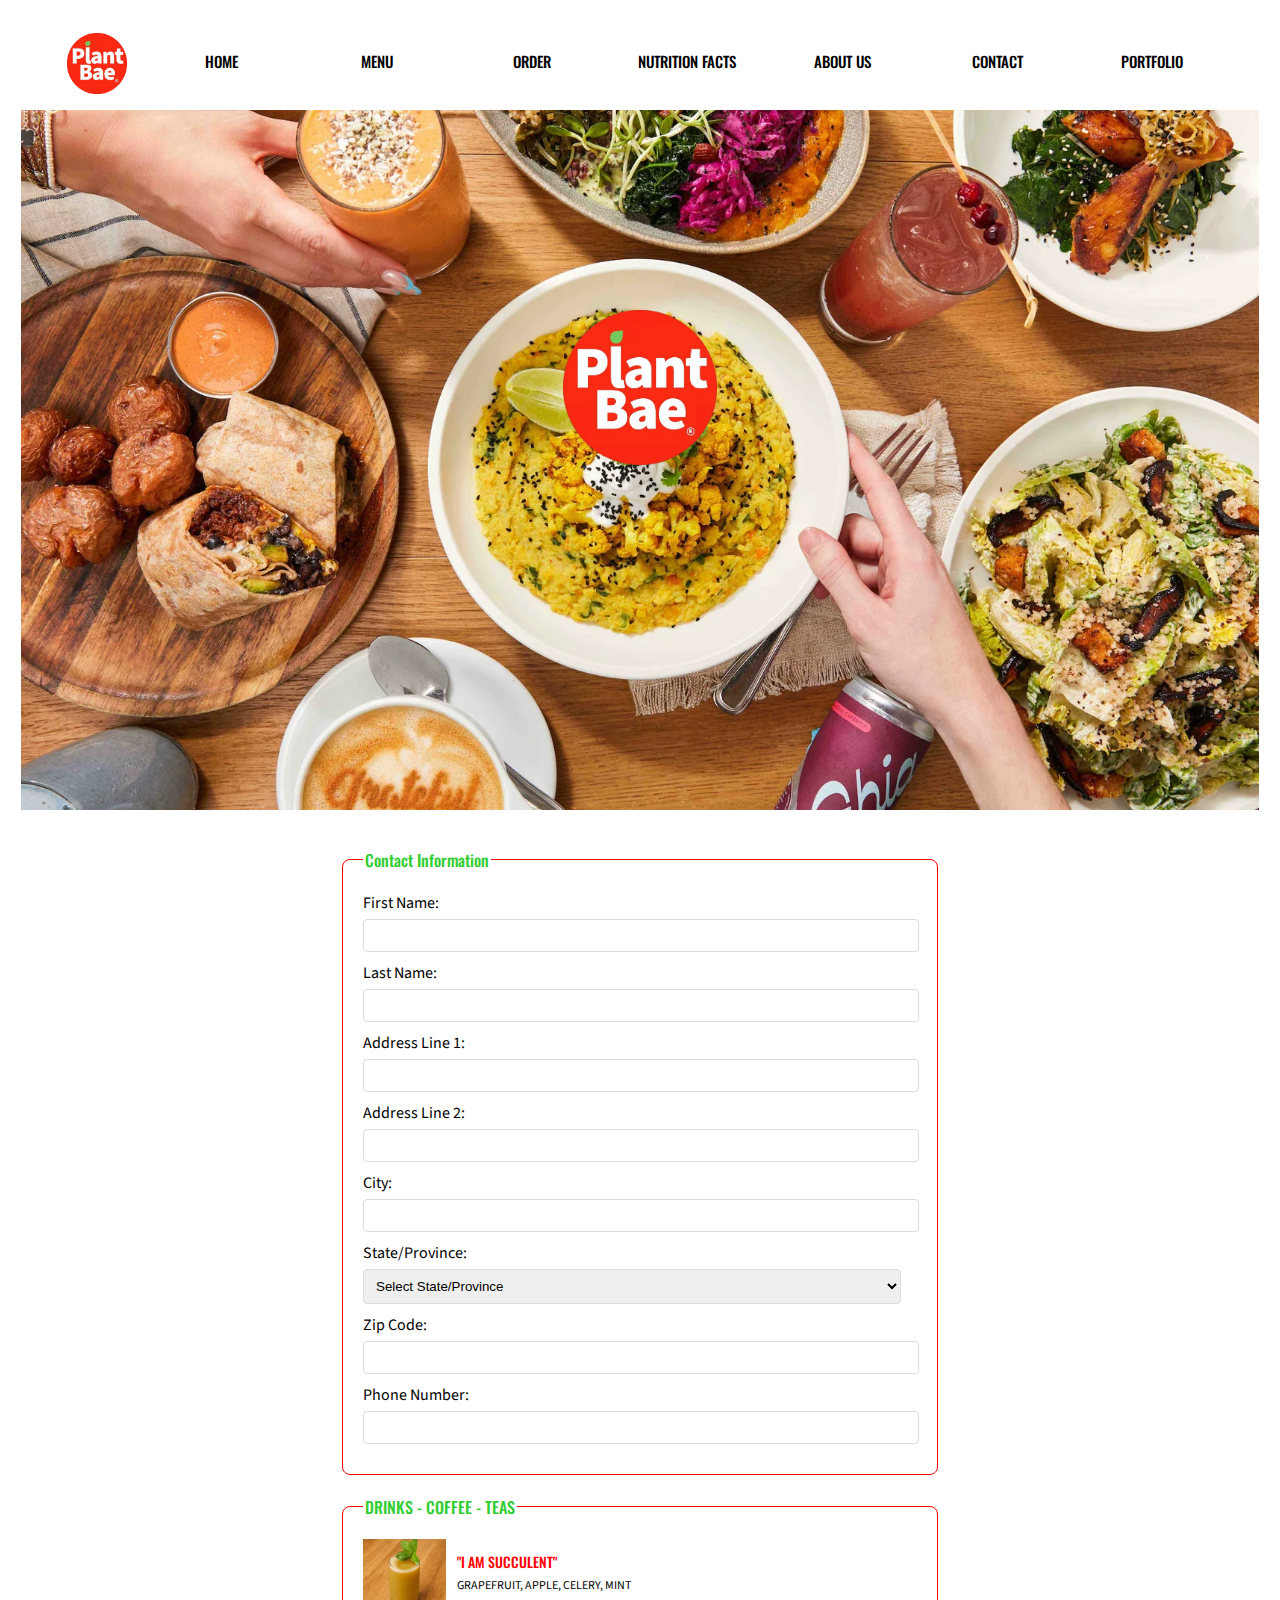
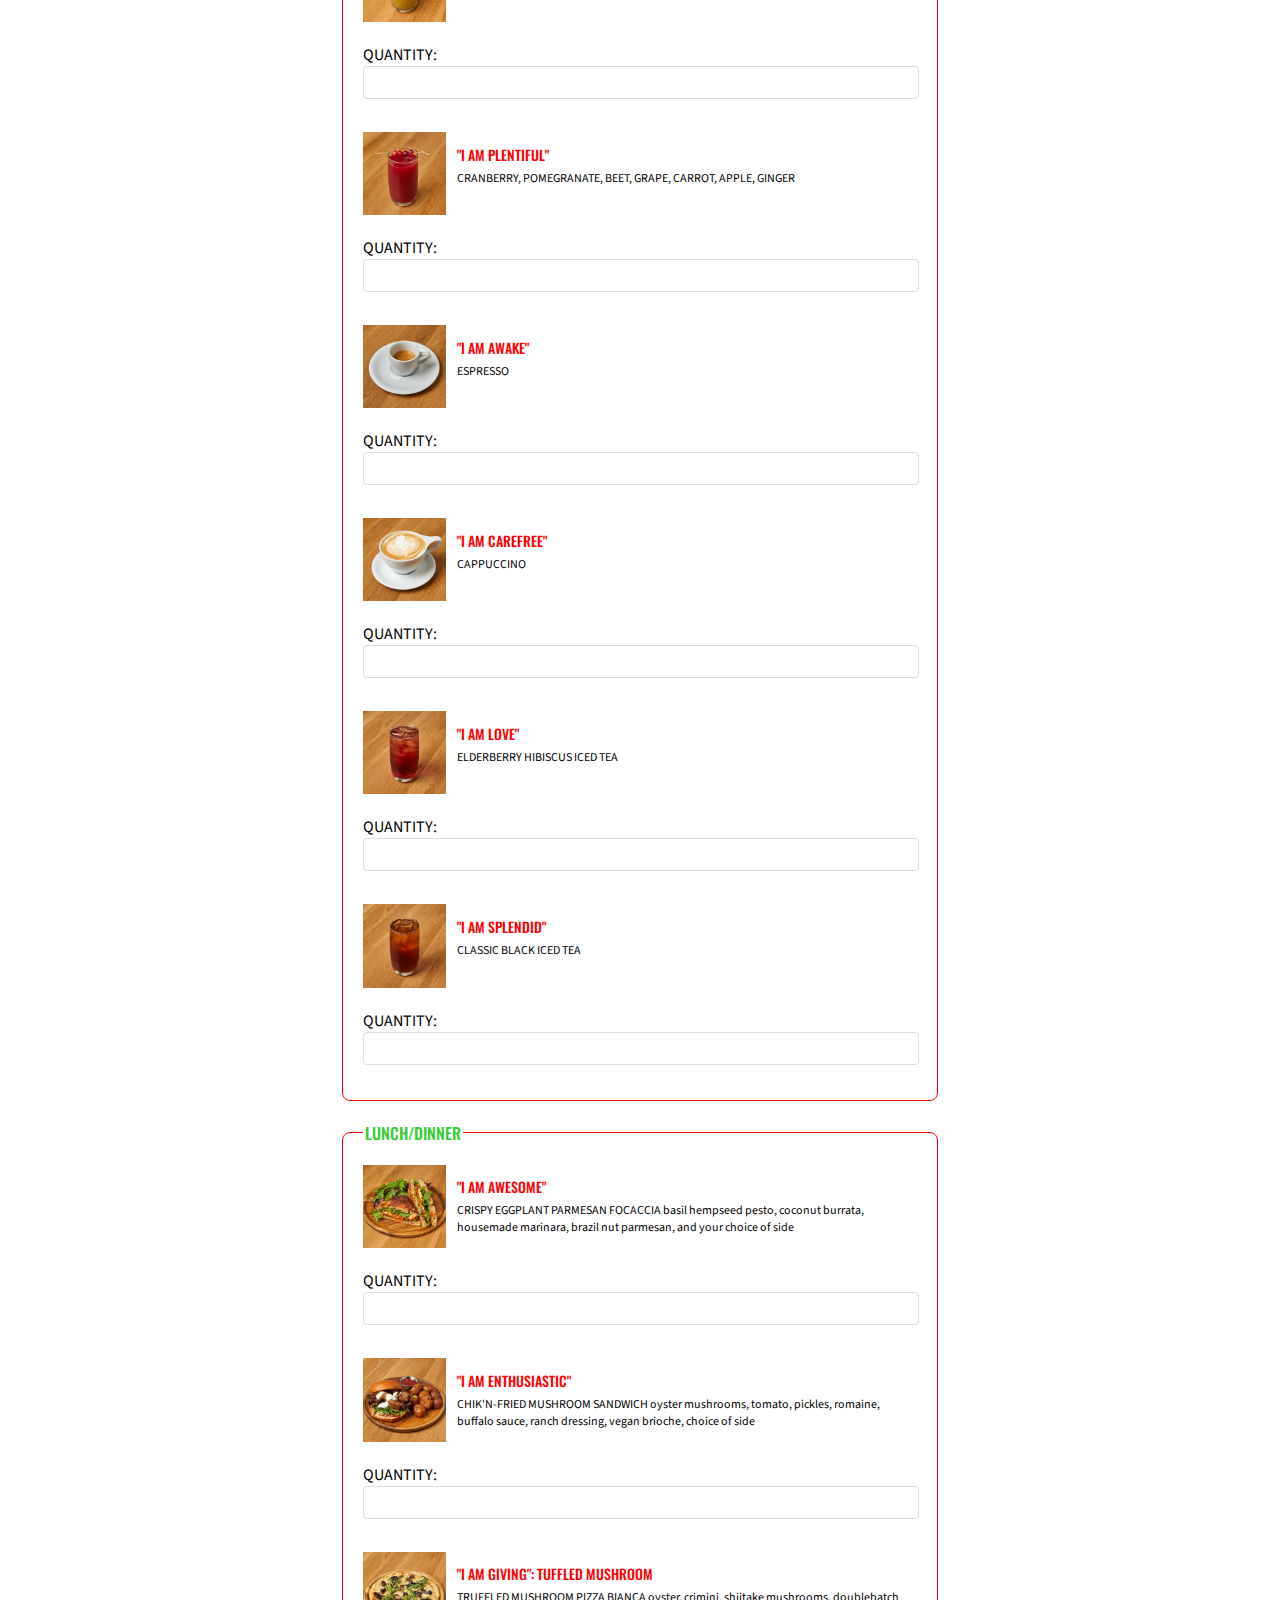
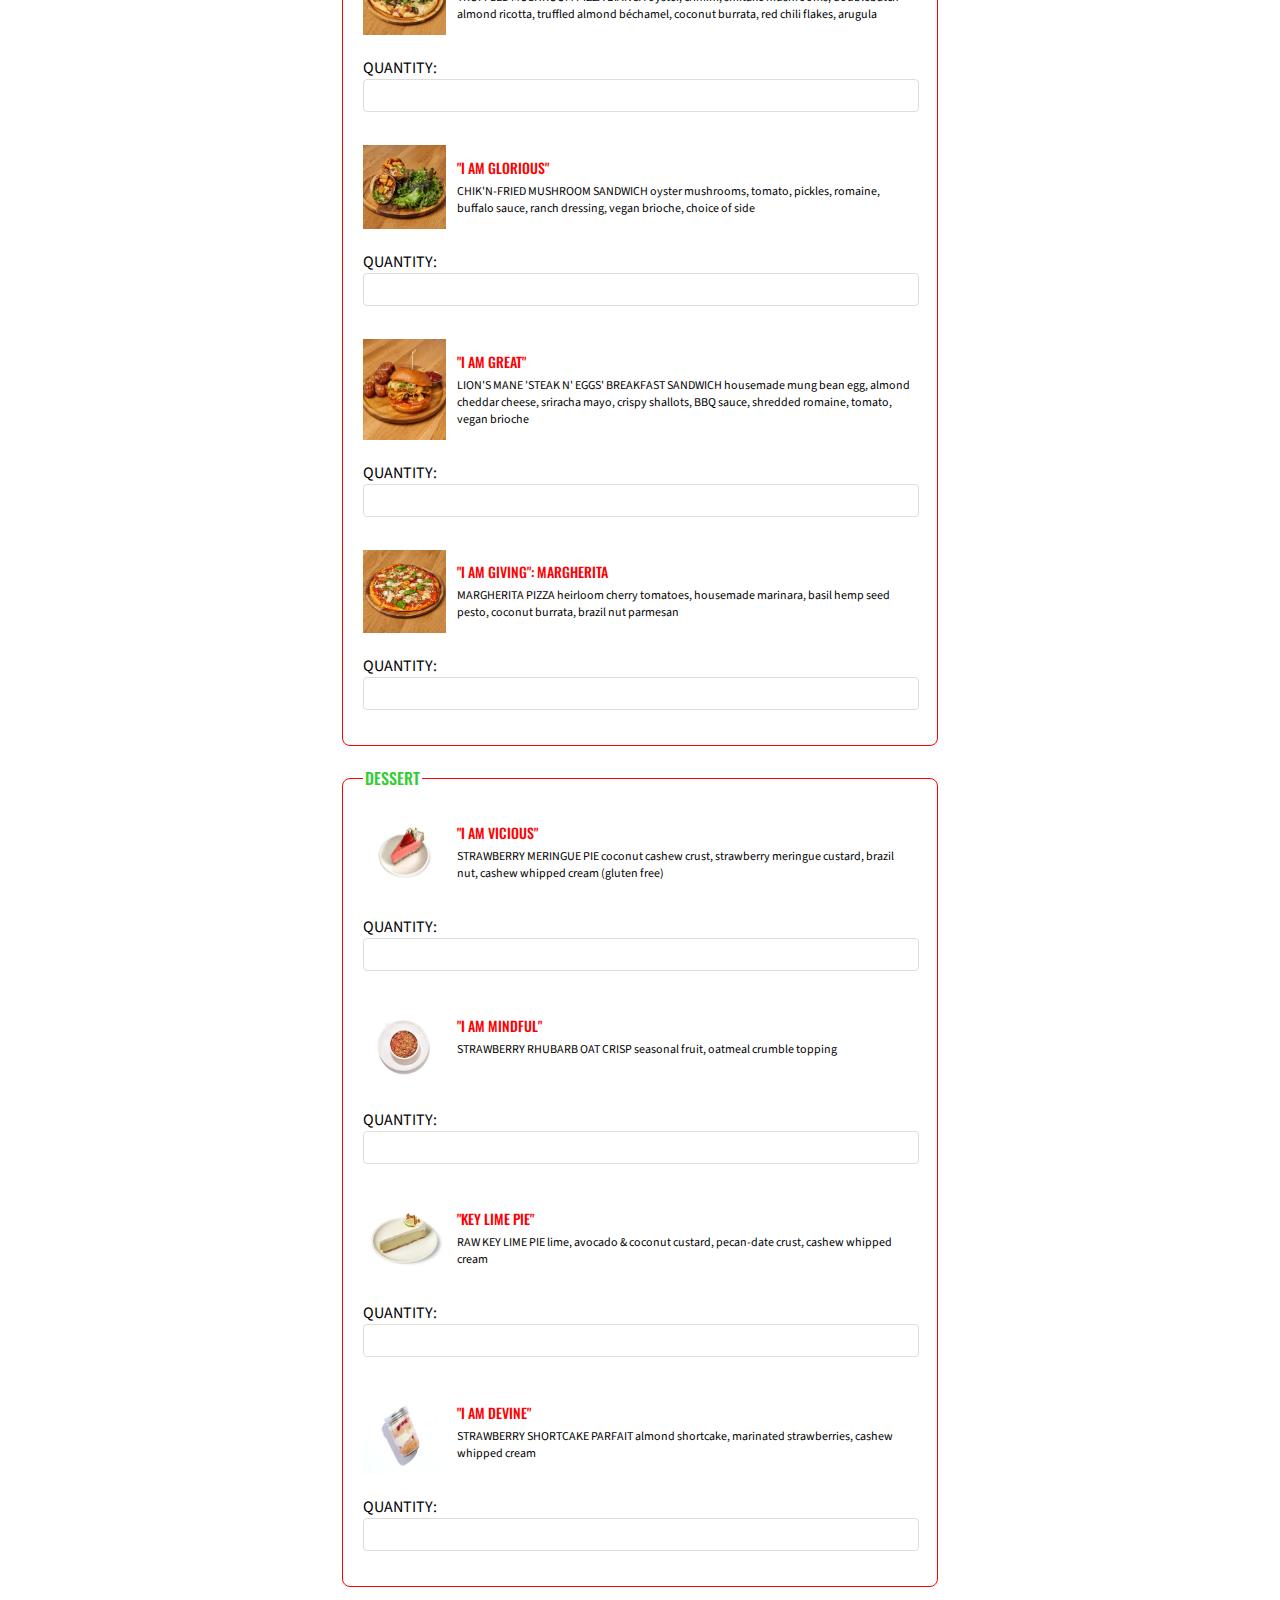
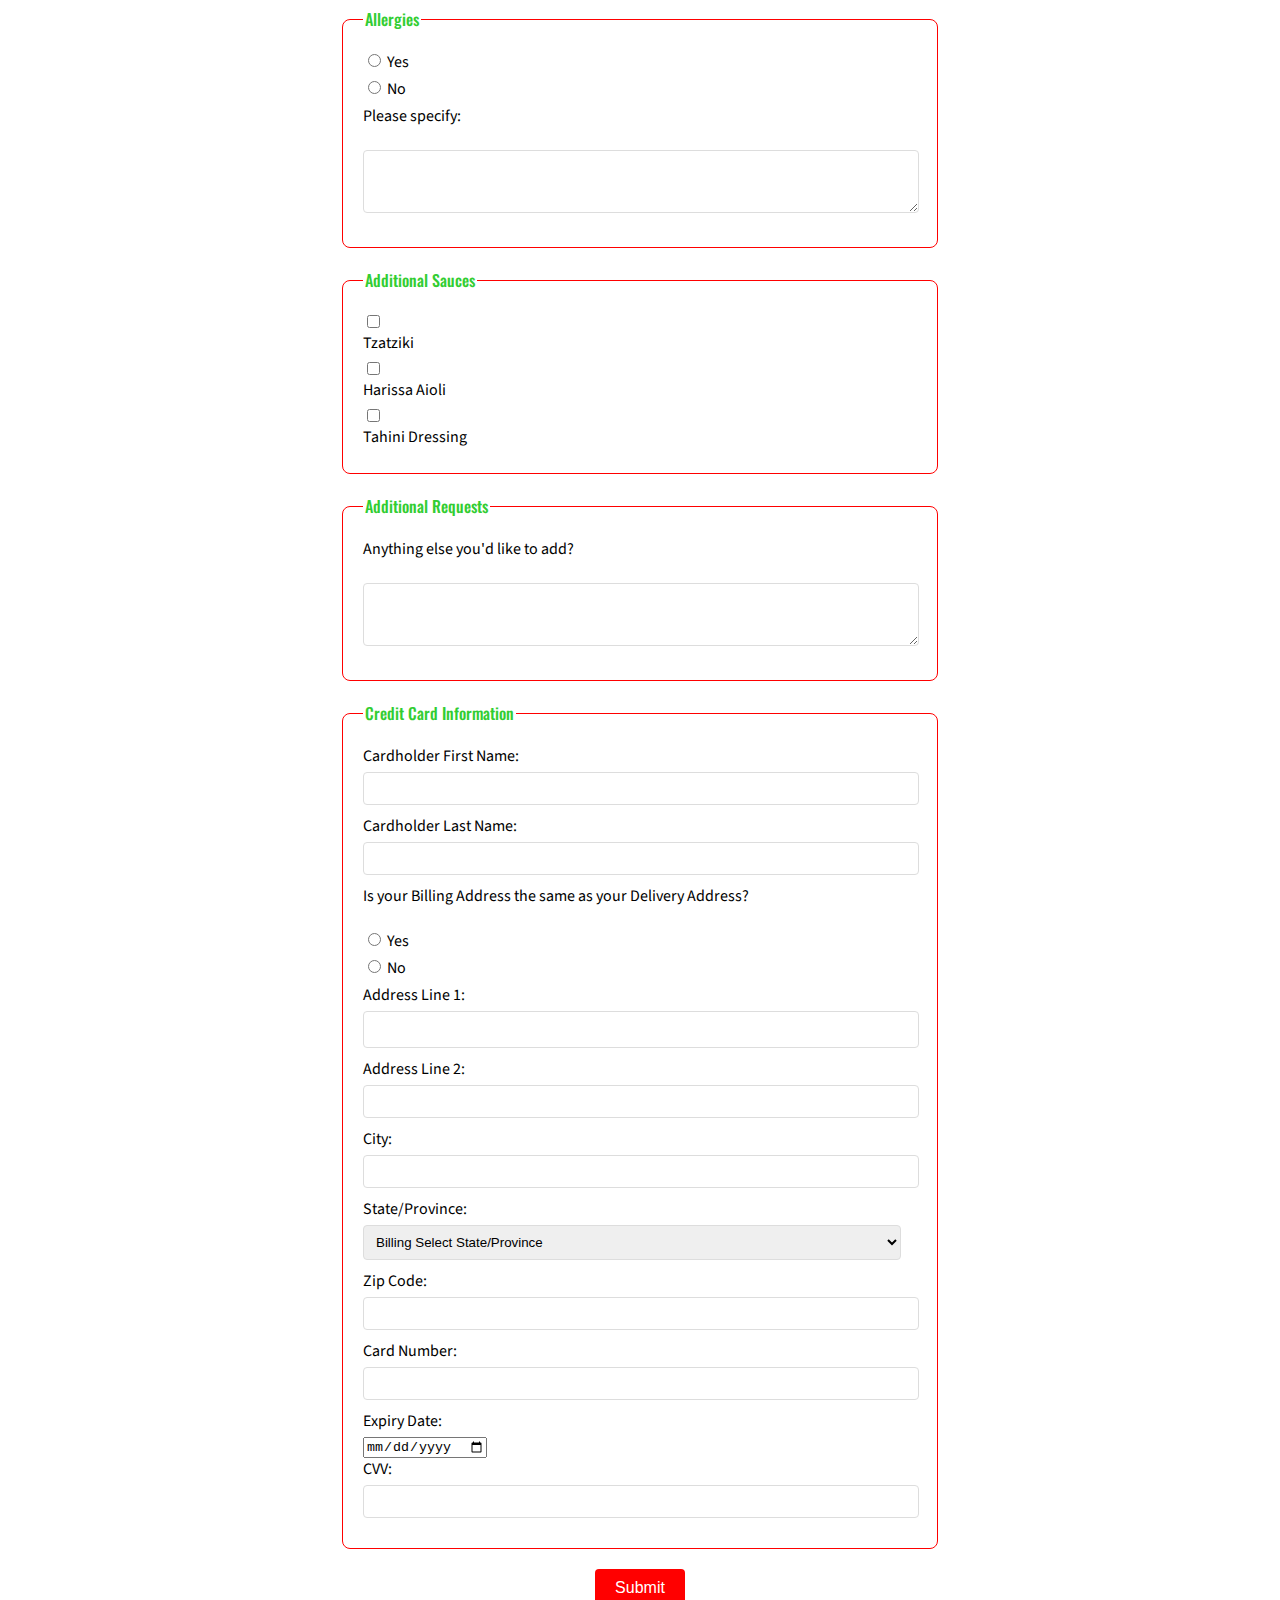
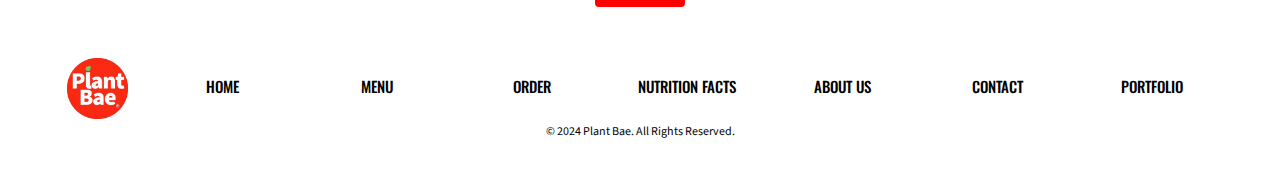
<file: Resturant_Site/order.html>
<!DOCTYPE html>
<html lang="en">
<head>
    <meta charset="UTF-8">
    <meta name="viewport" content="width=device-width, initial-scale=1.0">
    <link rel="stylesheet" href="style.css">
    <link rel="preconnect" href="https://fonts.googleapis.com">
    <link rel="preconnect" href="https://fonts.gstatic.com" crossorigin>
    <link href="https://fonts.googleapis.com/css2?family=Oswald:wght@200..700&family=Source+Sans+3:ital,wght@0,200..900;1,200..900&display=swap" rel="stylesheet">
    <title>Order</title>
</head>

<body>

<header class="header-container">
	
    <nav class="nav-bar">

        <div class="nav-image">
            <a href="index.html"><img class="banner-img" src="images/logo.png" alt="Plant Bae Logo"></a>
        </div>

        <a href="index.html" class="nav-button"><span>HOME</span></a>
        <a href="menu.html" class="nav-button"><span>MENU</span></a>
        <a href="order.html" class="nav-button"><span>ORDER</span></a>
        <a href="https://veganhealth.org/" class="nav-button"><span>NUTRITION FACTS</span></a>
        <a href="about.html" class="nav-button"><span>ABOUT US</span></a>
        <a href="contact.html" class="nav-button"><span>CONTACT</span></a>
		<a href="../index.html" class="nav-button"><span>PORTFOLIO</span></a>
    </nav>

    <div class="splash-norm">
        <div class="styling-norm">
            <a href="index.html"><img class="logo-img" src="images/logo.png" alt="Plant Bae Logo"></a>
        </div>
    </div>

</header>

<div class="order-container">

    <form class="form" action="#" method="post">

        <fieldset class="contact-information">

            <legend class="legend-title">Contact Information</legend>
            <div>
                <label class="form-labels" for="fname">First Name:</label>
                <input type="text" id="fname" name="fname" required aria-label="First Name">
            </div>
            <div>
                <label class="form-labels" for="lname">Last Name:</label>
                <input type="text" id="lname" name="lname" required aria-label="Last Name">
            </div>
            <div>
                <label class="form-labels" for="address1">Address Line 1:</label>
                <input type="text" id="address1" name="address1" required aria-label="Address Line 1">
            </div>
            <div>
                <label class="form-labels" for="address2">Address Line 2:</label>
                <input type="text" id="address2" name="address2" aria-label="Address Line 2">
            </div>
            <div>
                <label class="form-labels" for="city">City:</label>
                <input type="text" id="city" name="city" required aria-label="City">
            </div>
            <div>
                <label class="form-labels" for="state">State/Province:</label>
                <select id="state" name="state" required aria-label="State/Province">
                    <option value="" disabled selected>Select State/Province</option>
                    <option value="AL">Alabama</option>
                    <option value="AK">Alaska</option>
                    <option value="AZ">Arizona</option>
                    <option value="AR">Arkansas</option>
                    <option value="CA">California</option>
                    <option value="CO">Colorado</option>
                    <option value="CT">Connecticut</option>
                    <option value="DE">Delaware</option>
                    <option value="FL">Florida</option>
                    <option value="GA">Georgia</option>
                    <option value="HI">Hawaii</option>
                    <option value="ID">Idaho</option>
                    <option value="IL">Illinois</option>
                    <option value="IN">Indiana</option>
                    <option value="IA">Iowa</option>
                    <option value="KS">Kansas</option>
                    <option value="KY">Kentucky</option>
                    <option value="LA">Louisiana</option>
                    <option value="ME">Maine</option>
                    <option value="MD">Maryland</option>
                    <option value="MA">Massachusetts</option>
                    <option value="MI">Michigan</option>
                    <option value="MN">Minnesota</option>
                    <option value="MS">Mississippi</option>
                    <option value="MO">Missouri</option>
                    <option value="MT">Montana</option>
                    <option value="NE">Nebraska</option>
                    <option value="NV">Nevada</option>
                    <option value="NH">New Hampshire</option>
                    <option value="NJ">New Jersey</option>
                    <option value="NM">New Mexico</option>
                    <option value="NY">New York</option>
                    <option value="NC">North Carolina</option>
                    <option value="ND">North Dakota</option>
                    <option value="OH">Ohio</option>
                    <option value="OK">Oklahoma</option>
                    <option value="OR">Oregon</option>
                    <option value="PA">Pennsylvania</option>
                    <option value="RI">Rhode Island</option>
                    <option value="SC">South Carolina</option>
                    <option value="SD">South Dakota</option>
                    <option value="TN">Tennessee</option>
                    <option value="TX">Texas</option>
                    <option value="UT">Utah</option>
                    <option value="VT">Vermont</option>
                    <option value="VA">Virginia</option>
                    <option value="WA">Washington</option>
                    <option value="WV">West Virginia</option>
                    <option value="WI">Wisconsin</option>
                    <option value="WY">Wyoming</option>
                </select>
            </div>

            <div>
                <label class="form-labels" for="zipcode">Zip Code:</label>
                <input type="text" id="zipcode" name="zipcode" pattern="[0-9]{5}" title="Five-digit ZIP Code" required aria-label="Zip Code">
            </div>

            <div>
                <label class="form-labels" for="pnumber">Phone Number:</label>
                <input type="tel" id="pnumber" name="pnumber" pattern="[0-9]{10}" title="10-digit phone number" required aria-label="Phone Number">
            </div>

        </fieldset>

        <fieldset class="contact-information">

            <legend class="legend-title">DRINKS - COFFEE - TEAS</legend>

                <section>

                    <div class="menu-item-img-container">
                        <img class="menu-item-img" src="images/fooditemsmenu/succulent.jpg" alt="Menu Item 1">
                        <div class="menu-item-text-container">
                            <h2 class="title">"I AM SUCCULENT"</h2>
                            <p class="description">
                                GRAPEFRUIT, APPLE, CELERY, MINT
                            </p>
                        </div>
                    </div>

                    <label class="form-labels" for="I-AM-SUCCULENT">
                        <br>
                        QUANTITY:
                        <input type="number" name="I-AM-SUCCULENT" class="quantity" id="I-AM-SUCCULENT" required >
                    </label>

                    <br>

                    <div class="menu-item-img-container">
                        <img class="menu-item-img" src="images/fooditemsmenu/plnetiful.jpg" alt="Menu Item 2">
                        <div class="menu-item-text-container">
                            <h2 class="title">"I AM PLENTIFUL"</h2>
                            <p class="description">
                                CRANBERRY, POMEGRANATE, BEET, GRAPE, CARROT, APPLE, GINGER
                            </p>
                        </div>
                    </div>

                    <label class="form-labels" for="I-AM-PLENTIFUL">
                        <br>
                        QUANTITY:
                        <input type="number" name="I-AM-PLENTIFUL" class="quantity" id="I-AM-PLENTIFUL" required >
                    </label>

                    <br>

                    <div class="menu-item-img-container">
                        <img class="menu-item-img" src="images/fooditemsmenu/espresso.jpg" alt="Menu Item 2">
                        <div class="menu-item-text-container">
                            <h2 class="title">"I AM AWAKE"</h2>
                            <p class="description">
                                ESPRESSO
                            </p>
                        </div>
                    </div>

                    <label class="form-labels" for="I-AM-AWAKE">
                        <br>
                        QUANTITY:
                        <input type="number" name="I-AM-AWAKE" class="quantity" id="I-AM-AWAKE" required >
                    </label>

                    <br>

                    <div class="menu-item-img-container">
                        <img class="menu-item-img" src="images/fooditemsmenu/latte.jpg" alt="Menu Item 1">
                        <div class="menu-item-text-container">
                            <h2 class="title">"I AM CAREFREE"</h2>
                            <p class="description">
                                CAPPUCCINO
                            </p>
                        </div>
                    </div>

                    <label class="form-labels" for="I-AM-CAREFREE">
                        <br>
                        QUANTITY:
                        <input type="number" name="I-AM-CAREFREE" class="quantity" id="I-AM-CAREFREE" required >
                    </label>

                    <br>

                    <div class="menu-item-img-container">
                        <img class="menu-item-img" src="images/fooditemsmenu/love-tea.jpg" alt="Menu Item 2">
                        <div class="menu-item-text-container">
                            <h2 class="title">"I AM LOVE"</h2>
                            <p class="description">
                                ELDERBERRY HIBISCUS ICED TEA
                            </p>
                        </div>
                    </div>

                    <label class="form-labels" for="I-AM-LOVE">
                        <br>
                        QUANTITY:
                        <input type="number" name="I-AM-LOVE" class="quantity" id="I-AM-LOVE" required >
                    </label>

                    <br>

                    <div class="menu-item-img-container">
                        <img class="menu-item-img" src="images/fooditemsmenu/splendid-tea.jpg" alt="Menu Item 2">
                        <div class="menu-item-text-container">
                            <h2 class="title">"I AM SPLENDID"</h2>
                            <p class="description">
                                CLASSIC BLACK ICED TEA
                            </p>
                        </div>
                    </div>

                    <label class="form-labels" for="I-AM-SPLENDID">
                        <br>
                        QUANTITY:
                        <input type="number" name="I-AM-SPLENDID" class="quantity" id="I-AM-SPLENDID" required >
                    </label>

                </section>

        </fieldset>

        <fieldset class="contact-information">

            <legend class="legend-title">LUNCH/DINNER</legend>

                <section>

                    <div class="menu-item-img-container">
                        <img class="menu-item-img" src="images/fooditemsmenu/iamawesome.jpg" alt="Menu Item 1">
                        <div class="menu-item-text-container">
                            <h2 class="title">"I AM AWESOME"</h2>
                            <p class="description">
                                CRISPY EGGPLANT PARMESAN FOCACCIA basil hempseed pesto,
                                coconut burrata, housemade marinara, brazil nut parmesan,
                                and your choice of side
                            </p>
                        </div>
                    </div>

                    <label class="form-labels" for="I-AM-AWESOME">
                        <br>
                        QUANTITY:
                        <input type="number" name="I-AM-AWESOME" class="quantity" id="I-AM-AWESOME" required >
                    </label>

                    <br>

                    <div class="menu-item-img-container">
                        <img class="menu-item-img" src="images/fooditemsmenu/iamenthusiastic.jpg" alt="Menu Item 2">
                        <div class="menu-item-text-container">
                            <h2 class="title">"I AM ENTHUSIASTIC"</h2>
                            <p class="description">
                                CHIK'N-FRIED MUSHROOM SANDWICH oyster mushrooms, tomato, pickles, romaine, buffalo sauce, ranch dressing, vegan brioche, choice of side
                            </p>
                        </div>
                    </div>

                    <label class="form-labels" for="I-AM-ENTHUSIASTIC">
                        <br>
                        QUANTITY:
                        <input type="number" name="I-AM-ENTHUSIASTIC" class="quantity" id="I-AM-ENTHUSIASTIC" required >
                    </label>

                    <br>

                    <div class="menu-item-img-container">
                        <img class="menu-item-img" src="images/fooditemsmenu/iamgiving.jpg" alt="Menu Item 2">
                        <div class="menu-item-text-container">
                            <h2 class="title">"I AM GIVING": TUFFLED MUSHROOM</h2>
                            <p class="description">
                                TRUFFLED MUSHROOM PIZZA BIANCA oyster, crimini, shiitake mushrooms, doublebatch almond ricotta, truffled almond béchamel, coconut burrata, red chili flakes, arugula
                            </p>
                        </div>
                    </div>

                    <label class="form-labels" for="TUFFLED-MUSHROOM">
                        <br>
                        QUANTITY:
                        <input type="number" name="TUFFLED-MUSHROOM" class="quantity" id="TUFFLED-MUSHROOM" required >
                    </label>

                    <br>

                    <div class="menu-item-img-container">
                        <img class="menu-item-img" src="images/fooditemsmenu/iamglorious.jpg" alt="Menu Item 1">
                        <div class="menu-item-text-container">
                            <h2 class="title">"I AM GLORIOUS"</h2>
                            <p class="description">
                                CHIK'N-FRIED MUSHROOM SANDWICH oyster mushrooms, tomato, pickles, romaine, buffalo sauce, ranch dressing, vegan brioche, choice of side
                            </p>
                        </div>
                    </div>

                    <label class="form-labels" for="I-AM-GLORIOUS">
                        <br>
                        QUANTITY:
                        <input type="number" name="I-AM-GLORIOUS" class="quantity" id="I-AM-GLORIOUS" required >
                    </label>

                    <br>

                    <div class="menu-item-img-container">
                        <img class="menu-item-img" src="images/fooditemsmenu/iamgreat.jpg" alt="Menu Item 2">
                        <div class="menu-item-text-container">
                            <h2 class="title">"I AM GREAT"</h2>
                            <p class="description">
                                LION'S MANE 'STEAK N' EGGS' BREAKFAST SANDWICH housemade mung bean egg, almond cheddar cheese, sriracha mayo, crispy shallots, BBQ sauce, shredded romaine, tomato, vegan brioche
                            </p>
                        </div>
                    </div>

                    <label class="form-labels" for="I-AM-GREAT">
                        <br>
                        QUANTITY:
                        <input type="number" name="I-AM-GREAT" class="quantity" id="I-AM-GREAT" required >
                    </label>

                    <br>

                    <div class="menu-item-img-container">
                        <img class="menu-item-img" src="images/fooditemsmenu/iammargherita.jpg" alt="Menu Item 2">
                        <div class="menu-item-text-container">
                            <h2 class="title">"I AM GIVING": MARGHERITA</h2>
                            <p class="description">
                                MARGHERITA PIZZA heirloom cherry tomatoes, housemade marinara, basil hemp seed pesto, coconut burrata, brazil nut parmesan
                            </p>
                        </div>
                    </div>

                    <label class="form-labels" for="I-AM-GIVING">
                        <br>
                        QUANTITY:
                        <input type="number" name="I-AM-GIVING" class="quantity" id="I-AM-GIVING" required >
                    </label>
                </section>

        </fieldset>

        <fieldset class="contact-information">

            <legend class="legend-title">DESSERT</legend>

                <section>

                    <div class="menu-item-img-container">
                        <img class="menu-item-img" src="images/fooditemsmenu/vicious-dessert.jpg" alt="Menu Item 1">
                        <div class="menu-item-text-container">
                            <h2 class="title">"I AM VICIOUS"</h2>
                            <p class="description">
                                STRAWBERRY MERINGUE PIE coconut cashew crust, strawberry meringue custard, brazil nut, cashew whipped cream (gluten free)
                            </p>
                        </div>
                    </div>

                    <label class="form-labels" for="I-AM-VICIOUS">
                        <br>
                        QUANTITY:
                        <input type="number" name="I-AM-VICIOUS" class="quantity" id="I-AM-VICIOUS" required >
                    </label>

                    <br>

                    <div class="menu-item-img-container">
                        <img class="menu-item-img" src="images/fooditemsmenu/mindful-dessert.jpg" alt="Menu Item 2">
                        <div class="menu-item-text-container">
                            <h2 class="title">"I AM MINDFUL"</h2>
                            <p class="description">
                                STRAWBERRY RHUBARB OAT CRISP seasonal fruit, oatmeal crumble topping
                            </p>
                        </div>
                    </div>

                    <label class="form-labels" for="I-AM-MINDFUL">
                        <br>
                        QUANTITY:
                        <input type="number" name="I-AM-MINDFUL" class="quantity" id="I-AM-MINDFUL" required >
                    </label>

                    <br>

                    <div class="menu-item-img-container">
                        <img class="menu-item-img" src="images/fooditemsmenu/awake-dessert.jpg" alt="Menu Item 2">
                        <div class="menu-item-text-container">
                            <h2 class="title">"KEY LIME PIE"</h2>
                            <p class="description">
                                RAW KEY LIME PIE lime, avocado & coconut custard, pecan-date crust, cashew whipped cream
                            </p>
                        </div>
                    </div>

                    <label class="form-labels" for="KEY-LIME-PIE">
                        <br>
                        QUANTITY:
                        <input type="number" name="KEY-LIME-PIE" class="quantity" id="KEY-LIME-PIE" required >
                    </label>

                    <br>

                    <div class="menu-item-img-container">
                        <img class="menu-item-img" src="images/fooditemsmenu/devine-dessert.jpg" alt="Menu Item 2">
                        <div class="menu-item-text-container">
                            <h2 class="title">"I AM DEVINE"</h2>
                            <p class="description">
                                STRAWBERRY SHORTCAKE PARFAIT almond shortcake, marinated strawberries, cashew whipped cream
                            </p>
                        </div>
                    </div>

                    <label class="form-labels" for="I-AM-DEVINE">
                        <br>
                        QUANTITY:
                        <input type="number" name="I-AM-DEVINE" class="quantity" id="I-AM-DEVINE" required >
                    </label>
                </section>

        </fieldset>

        <fieldset class="contact-information">

            <legend class="legend-title">Allergies</legend>
            <div>
                <label class="form-labels"><input type="radio" name="allergies" value="yes" aria-label="Yes, I have allergies"> Yes</label>
                <label class="form-labels"><input type="radio" name="allergies" value="no" aria-label="No, I don't have allergies"> No</label>
            </div>
            <div>
                <label class="form-labels" for="extra_allergies">Please specify:</label><br>
                <textarea name="extra_allergies" id="extra_allergies" rows="3" cols="40" aria-label="Specify allergies if any"></textarea>
            </div>

        </fieldset>

        <fieldset class="contact-information">
            <legend class="legend-title">Additional Sauces</legend>
            <div>
                <input type="checkbox" name="sauces" value="" id="sauceone">
                <label class="form-labels" for="sauceone">Tzatziki</label>
                <input type="checkbox" name="sauces" value="" id="saucetwo">
                <label class="form-labels" for="saucetwo">Harissa Aioli</label>
                <input type="checkbox" name="sauces" value="0" id="saucethree">
                <label class="form-labels" for="saucethree">Tahini Dressing</label>
            </div>
        </fieldset>

        <fieldset class="contact-information">
            <legend class="legend-title">Additional Requests</legend>
            <div>
                <label class="form-labels" for="extra_requests">Anything else you'd like to add?</label><br>
                <textarea name="extra_requests" id="extra_requests" rows="3" cols="40" aria-label="Additional Requests"></textarea>
            </div>
        </fieldset>

        <fieldset class="contact-information">
            <legend class="legend-title">Credit Card Information</legend>
            <div>
                <label class="form-labels" for="cardholderfname">Cardholder First Name:</label>
                <input type="text" name="cardholderfname" id="cardholderfname" required aria-label="Cardholder First Name">
            </div>
            <div>
                <label class="form-labels"  for="cardholderlname">Cardholder Last Name:</label>
                <input type="text" name="cardholderlname" id="cardholderlname" required aria-label="Cardholder Last Name">
            </div>
            <div>
                <label class="form-labels">Is your Billing Address the same as your Delivery Address?</label><br>
                <label class="form-labels"><input type="radio" name="baddressconfirm" value="yes" aria-label="Yes, Billing Address is the same"> Yes</label>
                <label class="form-labels"><input type="radio" name="baddressconfirm" value="no" aria-label="No, Billing Address is different"> No</label>
            </div>
            <div>
                <label class="form-labels" for="billingaddress1">Address Line 1:</label>
                <input class="form-labels" type="text" name="billingaddress1" id="billingaddress1" required aria-label="Billing Address Line 1">
            </div>
            <div>
                <label class="form-labels" for="billingaddress2">Address Line 2:</label>
                <input type="text" name="billingaddress2" id="billingaddress2" aria-label="Billing Address Line 2">
            </div>
            <div>
                <label class="form-labels" for="billingcity">City:</label>
                <input type="text" name="billingcity" id="billingcity" required aria-label="Billing City">
            </div>
            <div>
                <label class="form-labels" for="billingstate">State/Province:</label>
                <select id="billingstate" name="billingstate" required aria-label="Billing State/Province">
                    <option value="" disabled selected>Billing Select State/Province</option>
                    <option value="AL">Alabama</option>
                    <option value="AK">Alaska</option>
                    <option value="AZ">Arizona</option>
                    <option value="AR">Arkansas</option>
                    <option value="CA">California</option>
                    <option value="CO">Colorado</option>
                    <option value="CT">Connecticut</option>
                    <option value="DE">Delaware</option>
                    <option value="FL">Florida</option>
                    <option value="GA">Georgia</option>
                    <option value="HI">Hawaii</option>
                    <option value="ID">Idaho</option>
                    <option value="IL">Illinois</option>
                    <option value="IN">Indiana</option>
                    <option value="IA">Iowa</option>
                    <option value="KS">Kansas</option>
                    <option value="KY">Kentucky</option>
                    <option value="LA">Louisiana</option>
                    <option value="ME">Maine</option>
                    <option value="MD">Maryland</option>
                    <option value="MA">Massachusetts</option>
                    <option value="MI">Michigan</option>
                    <option value="MN">Minnesota</option>
                    <option value="MS">Mississippi</option>
                    <option value="MO">Missouri</option>
                    <option value="MT">Montana</option>
                    <option value="NE">Nebraska</option>
                    <option value="NV">Nevada</option>
                    <option value="NH">New Hampshire</option>
                    <option value="NJ">New Jersey</option>
                    <option value="NM">New Mexico</option>
                    <option value="NY">New York</option>
                    <option value="NC">North Carolina</option>
                    <option value="ND">North Dakota</option>
                    <option value="OH">Ohio</option>
                    <option value="OK">Oklahoma</option>
                    <option value="OR">Oregon</option>
                    <option value="PA">Pennsylvania</option>
                    <option value="RI">Rhode Island</option>
                    <option value="SC">South Carolina</option>
                    <option value="SD">South Dakota</option>
                    <option value="TN">Tennessee</option>
                    <option value="TX">Texas</option>
                    <option value="UT">Utah</option>
                    <option value="VT">Vermont</option>
                    <option value="VA">Virginia</option>
                    <option value="WA">Washington</option>
                    <option value="WV">West Virginia</option>
                    <option value="WI">Wisconsin</option>
                    <option value="WY">Wyoming</option>
                </select>
            </div>
            <div>
                <label class="form-labels" for="billing_zipcode">Zip Code:</label>
                <input type="number" name="billing_zipcode" id="billing_zipcode" required aria-label="Billing Zip Code">
            </div>
            <div>
                <label class="form-labels" for="card_number">Card Number:</label>
                <input type="text" name="card_number" id="card_number" required aria-label="Credit Card Number">
            </div>
            <div>
                <label class="form-labels" for="expiry_date">Expiry Date:</label>
                <input type="date" name="expiry_date" id="expiry_date" required aria-label="Credit Card Expiry Date">
            </div>
            <div>
                <label class="form-labels" for="cvv">CVV:</label>
                <input type="text" name="cvv" id="cvv" required maxlength="4" aria-label="Credit Card CVV">
            </div>
        </fieldset>

        <div class="form-submit-container">
            <input class="form-submit" type="submit" value="Submit" aria-label="Submit Order">
        </div>
    </form>

</div>

<footer>
    <nav class="footer-bar">

        <div class="nav-image">
            <a href="index.html"><img class="banner-img" src="images/logo.png" alt="Plant Bae Logo"></a>
        </div>

        <a href="index.html" class="nav-button"><span>HOME</span></a>
        <a href="menu.html" class="nav-button"><span>MENU</span></a>
        <a href="order.html" class="nav-button"><span>ORDER</span></a>
        <a href="https://veganhealth.org/" class="nav-button"><span>NUTRITION FACTS</span></a>
        <a href="about.html" class="nav-button"><span>ABOUT US</span></a>
        <a href="contact.html" class="nav-button"><span>CONTACT</span></a>
		<a href="../index.html" class="nav-button"><span>PORTFOLIO</span></a>

    </nav>
    <p class="description">&copy; 2024 Plant Bae. All Rights Reserved.</p>
</footer>
</body>
</html>
</file>
<file: style.css>
/*
This organized version groups related styles together and follows a general hierarchy:
1. Global styles
2. Typography
3. Layout components
4. User image styles
5. Navigation styles
6. Content section styles
7. Experience page styles
8. Website section styles
9. Landing page styles
10. About page styles

Within each section, properties are generally ordered as follows:
1. Display and positioning
2. Box model (width, height, margin, padding)
3. Typography
4. Colors and backgrounds
5. Borders and box-shadow
6. Transitions and animations
*/

/* 1. Global Styles */
.webfont {
  font-family: "IBM Plex Sans Condensed", sans-serif;
  font-weight: 400;
  font-style: normal;
}

a {
  text-decoration: none;
}

/* 2. Typography */
.description {
  /* Add properties here */
}

.title {
  /* Add properties here */
}

/* 3. Layout Components */
#header-container {
  display: flex;
  padding: 0.5%;
}

#landing-container,
#bio-container,
#welcome-container,
.experience-container,
.website-container {
  display: flex;
  flex-direction: column;
  align-items: center;
  justify-content: space-evenly;
}

#passions-container {
  display: flex;
  flex-direction: column;
  align-items: center;
  justify-content: space-evenly;
}

/* 4. User Image */
#user-image-container {
  display: flex;
  justify-content: center;
  margin-top: 2%;
}

#user-image {
  border-radius: 100%;
}

/* 5. Navigation */
#navigation-bar {
  display: flex;
  align-items: center;
  justify-content: space-around;
  width: 100%;
  padding-left: 2%;
  padding-right: 2%;
}

#nav-button-container {
  display: flex;
  flex-direction: row;
}

#logo-container {
  /* Add properties here */
}

#nav-logo {
  display: flex;
  width: 50px;
}

/* 6. Content Sections */
#landing-photo {
  padding: 2%;
}

#professional-experience {
  max-width: 50%;
  padding: 1%;
  text-align: center;
}

#bio {
  max-width: 25%;
  padding: 1%;
  text-align: center;
}

#welcome {
  max-width: 75%;
  padding: 1%;
  text-align: center;
}

#splash-bio-container {
  min-width: 500px;
}

#learnmore-container {
  width: 5%;
  padding: 1%;
  text-align: center;
  background-color: blue;
}

#learnmore-button {
  color: white;
}

#footer {
  text-align: center;
}

/* 7. Experience Page */
#work-experience-header-container {
  display: flex;
  justify-content: center;
  padding: 2%;
}

#work-experience-title {
  font-size: 50px;
}

#experience-container {
  display: flex;
  flex-wrap: wrap;
  align-items: center;
  padding-top: 5%;
}

#experiences {
  display: grid;
  grid-template-columns: repeat(2, 1fr);
  grid-template-rows: repeat(3, 1fr);
  gap: 10px;
}

.experience-item-container {
  display: flex;
  box-shadow: 1px 1px 5px lightgrey;
}

.experience-item-container:hover {
  transform: scale(1.02);
}

.experience-item-img-container {
  display: flex;
  align-items: center;
  transition: transform 0.3s ease;
}

.experience-item-img-container:hover {
  transform: scale(1.02);
}

.experience-item-img {
  width: 300px;
  height: 300px;
}

.experience-item-text-container {
  display: flex;
  flex-direction: column;
  padding-left: 2%;
}

/* 8. Website Section */
#website-selector-container {
  padding: 5%;
}

.website-container {
  padding: 5%;
  display: flex;
  flex-wrap: wrap;
  align-items: center;
}

#websites {
  width: 100%;
  display: grid;
  grid-template-columns: repeat(2, 1fr);
  grid-template-rows: repeat(3, 1fr);
  gap: 10px;
  padding: 1%;
}

.website-img-container {
  width: 100%;
  padding: 2%;
  display: flex;
  justify-content: center;
  align-items: center;
  transition: transform 0.3s ease;
}

.website-img-container:hover {
  transform: scale(1.02);
}

.website-item-img-container {
  display: flex;
  width: 100%;
  transition: transform 0.3s ease;
}

.website-item-img {
  width: 15%;
  height: 15%;
}

#airforce-web-container {
  padding: 2%;
}

.website-message-container {
  display: flex;
  flex-direction: column;
  align-items: center;
}

.website-item-text-container {
  display: flex;
  flex-direction: column;
  padding-left: 2%;
}

/* 9. Landing Page Styles */
.styling-norm {
  display: flex;
  flex-direction: column;
  width: 25%;
  margin: 5%;
  padding: 2%;
  background-color: white;
  border-radius: 25px;
  text-align: center;
}

.logo-img {
  width: 25%;
}

.splash-norm {
  display: flex;
  justify-content: center;
  height: auto;
  margin: 2%;
  padding-bottom: 0;
  background-image: url("Images/portfoliosite/clouds.jpg");
  background-size: cover;
  background-attachment: fixed;
  background-position: center 0;
  border-radius: 25px;
}

.btn-main {
  min-width: 50px;
  padding: 16px 40px;
  background-color: black;
  color: white;
  font-family: "Oswald", sans-serif;
  font-weight: 600;
  font-size: 18px;
  letter-spacing: 1px;
  text-decoration: none;
  text-transform: uppercase;
  transition: 0.2s;
  border-radius: 50px;
}

.btn-main:hover {
  opacity: 40%;
  border-radius: 5px;
}

/* 10. About Page */
#meet-header-container {
  display: flex;
  justify-content: center;
}

.meet-container {
  display: flex;
  justify-content: center;
  flex-wrap: wrap;
  align-items: center;
  padding: 5%;
  transition: transform 0.3s ease;
}

.meet-me {
  justify-content: center;
}

.meet-item-img {
  width: 25%;
  margin-bottom: 20%;
}

.meet-item-text-container {
  display: flex;
  flex-direction: column;
  width: 50%;
  padding-left: 2%;
}

/* Buttons */

.nav-button {
  padding: 2%;
  width: 100%;
  color: black;
  font-size: 16px;
  font-weight: 500;
  text-align: center;
  text-decoration: none;
  text-transform: uppercase;
  transition: all 0.5s;
  cursor: pointer;
  float: left;
  display: inline-block;
  border: none;
}

a span {
  cursor: pointer;
  display: inline-block;
  transition: 0.5s;
  position: relative;
}

a span:after {
  content: "\00b7";
  position: absolute;
  opacity: 0;
  top: 0;
  right: -20px;
  transition: 0.5s;
}

a:hover span {
  padding-right: 1em;
  color: cornflowerblue;
}

a:hover span:after {
  opacity: 1;
  right: 0;
}


/* Responsive */
@media only screen and (max-width: 765px) {
  body {
    min-width: 320px;
    margin: 0 auto;
  }

  /* Header */
  #navigation-bar {
    flex-direction: column;
    align-items: stretch;
  }

  #nav-button-container {
    flex-direction: column;
    width: 100%;
  }

  .nav-button {
    width: 100%;
    margin: 5px 0;
    padding: 10px 0;
  }

  #nav-logo {
    max-width: 20%;
    margin: 10px auto;
  }

  /* Landing Page */
  #splash-bio-container {
    width: 400px;
  }

  /* About Page */
  .meet-container {
    flex-direction: column;
    max-width: 765px;
    padding: 5%;
  }

  .meet-item-img {
    width: 50%;
  }

  .meet-item-text-container {
    width: 80%;
  }

  /* Experience Page */
  #experience-container {
    padding-top: 5%;
    align-items: center;
  }

  #experiences {
    width: 100%;
    display: flex;
    flex-direction: column;
    align-items: center;
  }

  .experience-item-container {
    width: 90%;
    max-width: 500px;
    flex-direction: column;
    align-items: center;
    margin-bottom: 20px; /* Added margin for separation */
  }

  .experience-item-img-container {
    width: 100%;
    display: flex;
    flex-direction: column;
    justify-content: center;
    align-items: center;
  }

  .experience-item-img {
    height: 250px;
    width: 250px;
    object-fit: contain;
  }

  .experience-item-text-container {
    width: 100%;
  }

  /* Website Page */
  #websites {
    grid-template-columns: 1fr; /* Changed to single column */
    gap: 20px;
  }

  .website-img-container {
    flex-direction: column;
    align-items: center;
  }

  .website-item-img {
    width: 200px;
  }
}

/* Small devices (phones, 600px and down) */
@media only screen and (max-width: 600px) {
  /* Your CSS rules here */
}

/* Medium devices (tablets, 600px and up) */
@media only screen and (min-width: 600px) {
  /* Your CSS rules here */
}

/* Large devices (laptops/desktops, 992px and up) */
@media only screen and (min-width: 992px) {
  /* Your CSS rules here */
}

/* Extra large devices (large laptops and desktops, 1200px and up) */
@media only screen and (min-width: 1200px) {
  /* Your CSS rules here */
}
</file>
<file: Resturant_Site/style.css>
/* Header Section */
.header-container {
       padding: 1%;
}

.nav-bar {
    display: flex;
    justify-content: space-evenly;
    align-items: center;
    padding: 1%;
}

.footer-bar {
    display: flex;
    justify-content: space-evenly;
    align-items: center;
}

.rewards-bar {
    display: flex;
    justify-content: space-around;
    align-items: center;
    padding: 1%;
}

.nav-button {
    width: 10%;
    height: 25px;
    font-size: 15px;
    font-family: "Oswald", sans-serif;
    font-weight: 500;
    font-style: normal;
    margin-bottom: 5px;
    text-align: center;
    transition: all 0.5s;
    cursor: pointer;
    float: left;
    display: inline-block;
    border: none;
    color: black;
}

.nav-image, .rewards-image {
    width: 5%;
}

.title {
    font-family: "Oswald", sans-serif;
    font-weight: 500;
    font-style: normal;
    font-size: 14px;
    margin-bottom: 5px;
    color: red;
}

.description {
    font-family: "Source Sans 3", sans-serif;
    font-weight: 400;
    font-style: normal;
    font-size: 12px;
    margin-top: 0;
}

.about-description {
    font-family: "Source Sans 3", sans-serif;
    font-weight: 400;
    font-style: normal;
    font-size: 12px;
    margin-top: 0;
    color: white;
}

/* Banner Section */
.order-banner {
    display: flex;
    justify-content: center;
    align-items: center;
}

.banner-img {
    max-width: 100%;
}

/* Rewards Section */
.rewards-container {
    padding: 1%;
}

.rewards-image {
    transition: transform 0.3s ease;
}

.rewards-image:hover {
    transform: scale(1.5);
}

/* Learn More Section */
.learn-more, .meet-team, .visit-us {
    padding: 1%;
}

.bio {
    padding: 1%;
}

.learn-more-container, .meet-team-container {
    display: flex;
    justify-content: space-between;
    align-items: center;
}

.visit-us-container {
    display: flex;
    align-items: center;
    padding: 5%;
    background-color: ghostwhite;
}

.learn-more-text-container, .meet-team-text-container {
    margin: 1%;
    width: 100%;
    height: auto;
    padding-left: 1%;
}

.visit-us-text-container {
    margin: 1%;
    width: 100%;
    height: auto;
    padding: 5%;
}

.learn-more-image, .meet-team-image {
    padding: 2%;
    width: 50%;
}

.visit-us-image {
    width: 50%;
}

/* Menu Section */
.section-title, .meet-team {
    width: 100%;
    display: flex;
    flex-direction: column;
    align-items: center;
    padding-bottom: 2%;
}

.our-menu-container {
    padding: 1%;
    display: flex;
    flex-wrap: wrap;
    align-items: center;
}

.our-menu {
    width: 100%;
    display: grid;
    grid-template-columns: repeat(2, 1fr);
    grid-template-rows: repeat(3, 1fr);
    gap: 10px;
    padding: 1%;
}

.menu-item-container {
    width: auto;
    display: flex;
    box-shadow: 1px 1px 5px lightgrey;
}

.menu-item-container:hover {
    transform: scale(1.02);
}

.menu-item-img-container {
    display: flex;
    width: 100%;
    transition: transform 0.3s ease;
}

.menu-item-img-container:hover {
    transform: scale(1.02);
}

.menu-item-img {
    width: 15%;
}

.menu-item-text-container {
    display: flex;
    padding-left: 2%;
    flex-direction: column;
}

/*Contact Us*/
.contact-us-body {
    font-family: 'Source Sans 3', sans-serif;
    padding: 0;
    display: flex;
    flex-direction: column;
    height: 100vh;
}

fieldset {
    border: none;
}

.contact-us-logo {
    margin: 0 auto;
    text-align: center;
    display: flex;
    flex-direction: column;
    width: 100%;
}
.contact-us-main {
    flex: 1;
    display: flex;
    justify-content: center;
    align-items: center;
}

.contact-us {
    background: white;
    padding: 20px;
    border-radius: 10px;
    width: 50%;
    max-width: 600px;
}

.form-title {
    text-align: center;
    margin-bottom: 20px;
    color: red;
}

.form-description {
    text-align: center;
    margin-bottom: 20px;
}

.form-group {
    margin-bottom: 15px;
}

.form-group label {
    display: block;
    margin-bottom: 5px;
}

.form-group input,
.form-group select,
.form-group textarea {
    width: 100%;
    border: 1px solid lightgrey;
    border-radius: 5px;
}

.contact-us-button {
    width: 100%;
    padding: 15px;
    background-color: red;
    color: white;
    border: none;
    border-radius: 5px;
    cursor: pointer;
}

.contact-us-button:hover {
    background-color: grey;
}

footer {
    text-align: center;
    padding: 2%;
}

/* Extras Credit Stuff */
.styling, .styling-norm {
    max-width: 940px;
    margin: 0 auto;
    padding: 200px 10px;
    text-align: center;
    display: flex;
    flex-direction: column;
    width: 25%;
}

.about-styling {
    max-width: 940px;
    margin: 0 auto;
    padding: 100px 10px;
    text-align: center;
    display: flex;
    flex-direction: column;
    width: 100%;
}

.splash-norm {
    height: 700px;
    background-image: url("images/banner.jpg");
    -webkit-background-size: cover;
    -moz-background-size: cover;
    -o-background-size: cover;
    background-size: cover;
    padding-bottom: 0;
    background-attachment: fixed;
    background-position: center 0;
}

.splash {
    position: relative;
    height: 700px;
    overflow: hidden;
}

.splash video {
    position: absolute;
    top: 0;
    left: 0;
    width: 100%;
    height: 100%;
    object-fit: cover;
    z-index: -1;
}

.about-splash, .map {
    height: 500px;
    background-image: url("images/team/cafe.jpg");
    -webkit-background-size: cover;
    -moz-background-size: cover;
    -o-background-size: cover;
    background-size: cover;
    background-attachment: fixed;
    background-position: center 0;
}

.about-map {
    height: 500px;
    background-image: url("images/team/map.JPG");
    -webkit-background-size: cover;
    -moz-background-size: cover;
    -o-background-size: cover;
    background-size: cover;
    background-attachment: fixed;
    background-position: center 0;
}

.splash-norm {
    min-width: 100px;
}

.about-splash {
    width: 100%;
    min-width: 100px;
}

.logo-img {
    width: 50%;
}

.about-logo-img {
    width: 25%;
}

.btn-main {
    background-color: red;
    color: #fff;
    font-family: "Oswald", sans-serif;
    font-weight: 600;
    font-size: 18px;
    letter-spacing: 1px;
    padding: 16px 40px;
    text-decoration: none;
    text-transform: uppercase;
    transition: 0.2s;
    border-radius: 50px;
    min-width: 50px;
}

.btn-main:hover {
    opacity: 40%;
    border-radius: 5px;
}

a span {
    cursor: pointer;
    display: inline-block;
    transition: 0.5s;
    position: relative;
}

a span:after {
    content: "\00b7";
    position: absolute;
    opacity: 0;
    top: 0;
    right: -20px;
    transition: 0.5s;
}

a:hover span {
    padding-right: 1em;
    color: red;
}

a:hover span:after {
    opacity: 1;
    right: 0;
}

/* Order */
.form {
    width: 100%;
}

.form-submit-container {
    display: flex;
    justify-content: center;
}

.form-submit {
    text-align: center;
    background-color: red;
}

.order-container {
    margin: auto;
    max-width: 600px;
    padding: 2%;
    width: 100%;
}

.contact-information {
    margin-bottom: 20px;
    padding: 20px;
    border: 1px solid red;
    border-radius: 8px;
}

.legend-title {
    font-weight: 500;
    color: limegreen;
    font-family: "Oswald", sans-serif;
}

.left {
}

.form-labels {
    display: block;
    margin-bottom: 5px;
    font-family: "Source Sans 3", sans-serif;
}

input[type="text"],
input[type="number"],
input[type="tel"],
select,
textarea {
    width: calc(100% - 16px);
    padding: 8px;
    margin-bottom: 10px;
    border: 1px solid #ddd;
    border-radius: 4px;
}

textarea {
    resize: vertical;
}

input[type="submit"] {
    color: #fff;
    border: none;
    padding: 10px 20px;
    border-radius: 4px;
    cursor: pointer;
    font-size: 16px;
}

@media only screen and (max-width: 765px) {
    /* Body */
    body {
        min-width: 320px;
        margin: 0 auto;
    }

    .title {
        display: flex;
        flex-direction: column;
        align-items: center;
    }

    .description, .menu-item-container {
        display: flex;
        flex-direction: column;
        text-align: center;
    }

    /* Header */
    .nav-bar, .footer-bar {
        flex-direction: column;
        align-items: center;
    }

    .nav-button {
        width: 100%;
        margin-top: 5px;
        margin-bottom: 5px;
    }

    .nav-image, .rewards-image {
        width: 10%;
    }

    /* Learn More */
    .learn-more {
        background-color: ghostwhite;
        padding: 1%;
    }

    .learn-more-container {
        flex-direction: column;
        width: 100%;
    }

    .learn-more-text-container {
        margin: 1%;
        width: 75%;
        padding-left: 1%;
        text-align: center;
    }

    .learn-more-image {
        padding: 2%;
        width: 50%;
    }

    /* Menu Section */
    .our-menu-container {
    }
    .our-menu {
        grid-template-columns: repeat(1, 1fr);
    }

    .menu-item-container {
        width: 100%;
    }

    .menu-item-img-container {
        flex-direction: column;
        align-items: center;
        width: 100%;
    }

    .menu-item-img {
        width: 50%;
    }

    .btn-main {
    }

    /* Meet Team */
    .meet-team-container, .visit-us-container {
        flex-direction: column;
    }

    /* Order */
    .order-container {
        max-width: 500px;
    }

}
</file>
